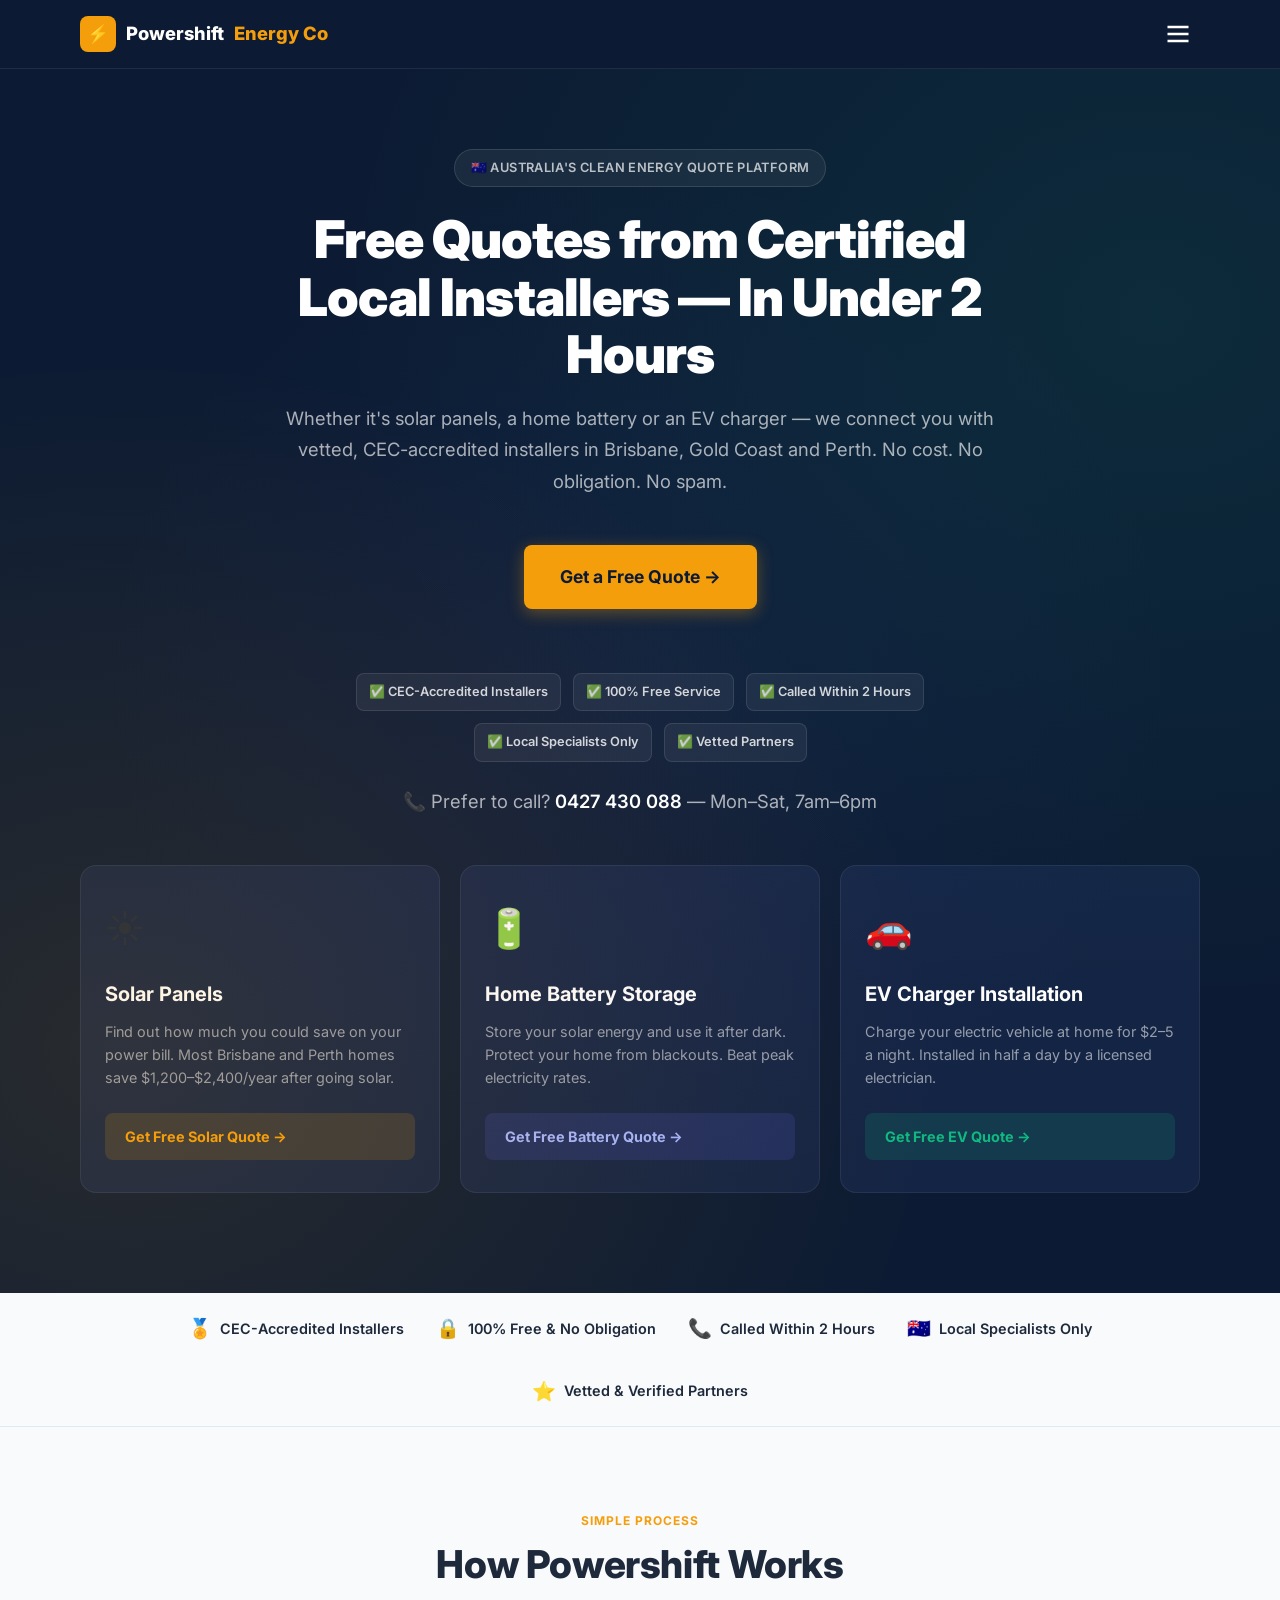
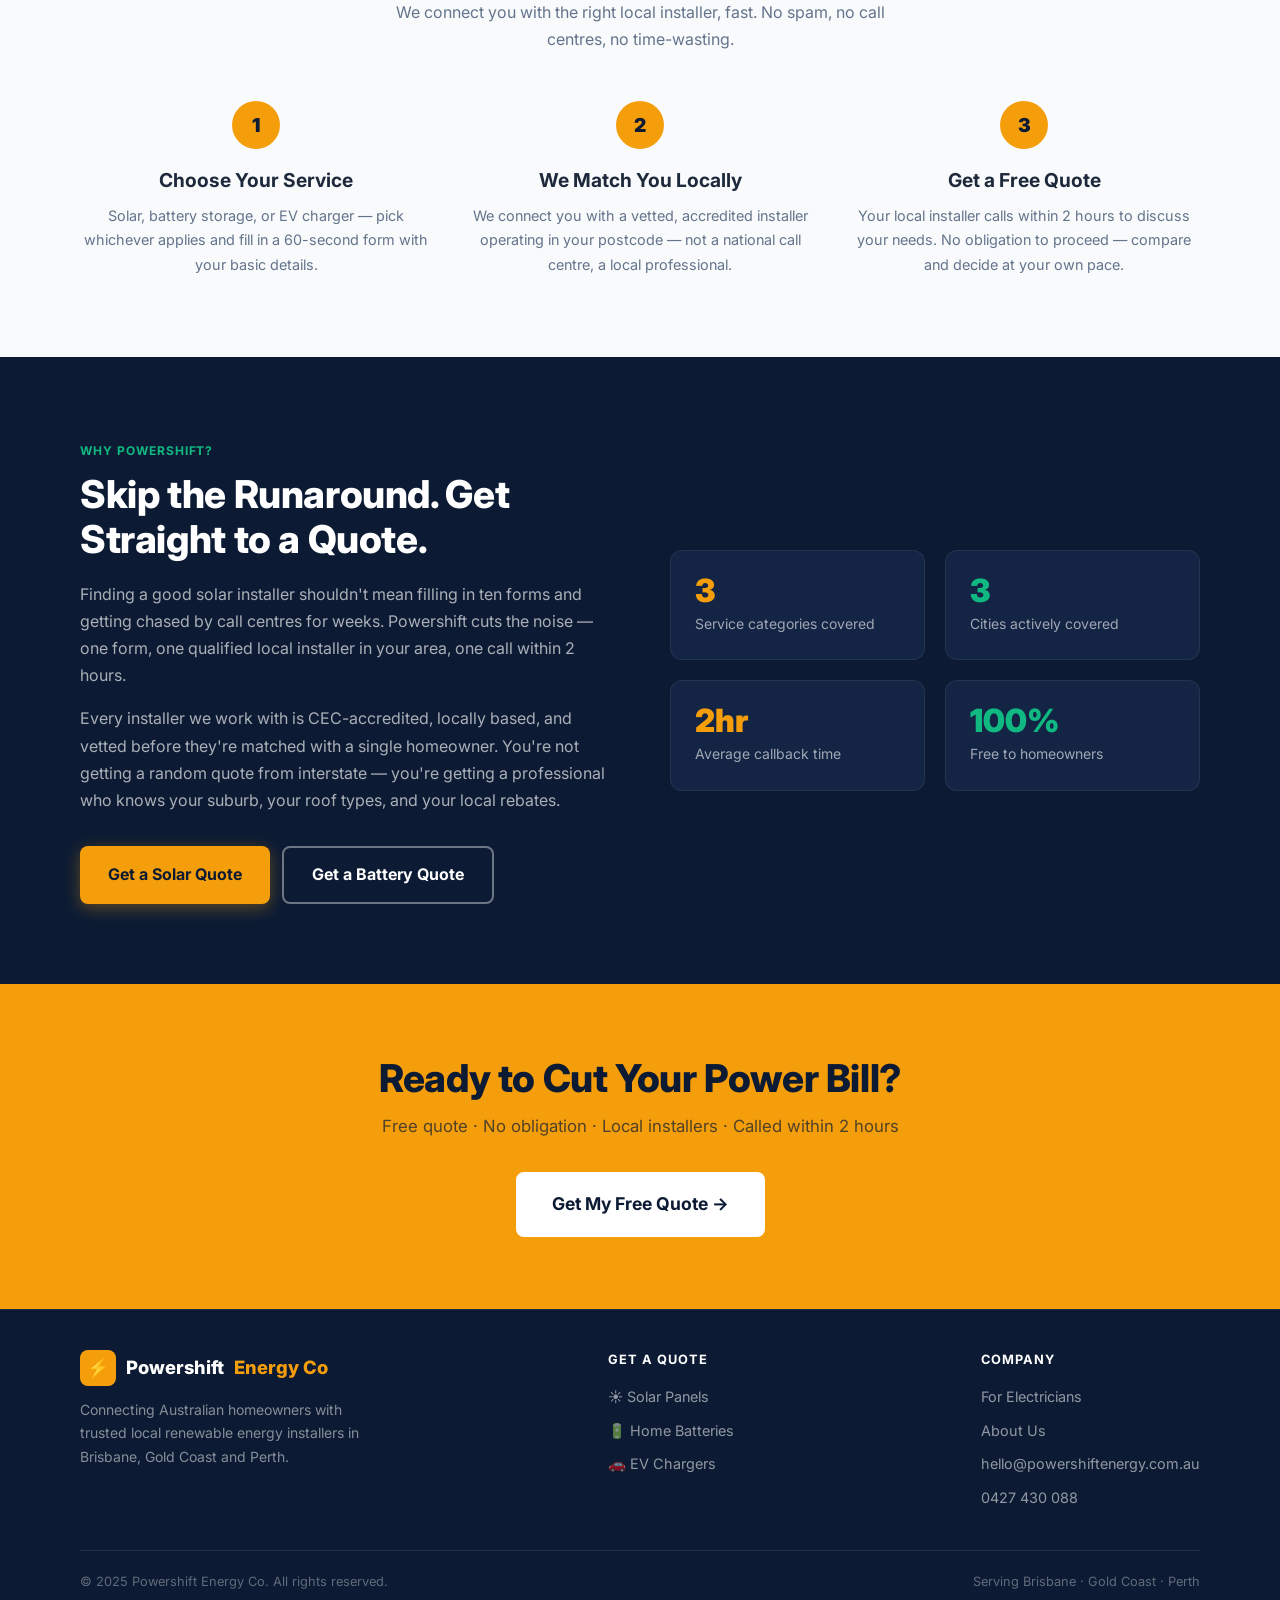
<file: index.html>
<!DOCTYPE html>
<html lang="en-AU">
<head>
  <meta charset="UTF-8">
  <meta name="viewport" content="width=device-width, initial-scale=1.0">
  <title>Powershift Energy Co | Solar, Battery & EV Charger Quotes — Brisbane, Gold Coast & Perth</title>
  <meta name="description" content="Get free, no-obligation quotes for solar panels, home batteries, and EV charger installation from vetted local installers in Brisbane, Gold Coast and Perth.">
  <link rel="stylesheet" href="css/style.css">
  <link rel="icon" href="data:image/svg+xml,<svg xmlns='http://www.w3.org/2000/svg' viewBox='0 0 100 100'><text y='.9em' font-size='90'>⚡</text></svg>">
  <style>
    .hub-hero {
      background: var(--navy);
      padding: 80px 0 100px;
      position: relative;
      overflow: hidden;
    }
    .hub-hero::before {
      content: '';
      position: absolute;
      inset: 0;
      background:
        radial-gradient(ellipse at 10% 80%, rgba(245,158,11,0.12) 0%, transparent 50%),
        radial-gradient(ellipse at 90% 20%, rgba(16,185,129,0.10) 0%, transparent 50%),
        radial-gradient(ellipse at 50% 50%, rgba(99,102,241,0.06) 0%, transparent 60%);
      pointer-events: none;
    }
    .hub-hero-inner {
      position: relative;
      z-index: 1;
      text-align: center;
      max-width: 720px;
      margin: 0 auto;
    }
    .hub-hero h1 { color: var(--white); margin-bottom: 20px; }
    .hub-hero p  { color: rgba(255,255,255,0.65); font-size: 1.15rem; margin-bottom: 48px; }

    .hub-badge {
      display: inline-flex;
      align-items: center;
      gap: 8px;
      background: rgba(255,255,255,0.06);
      border: 1px solid rgba(255,255,255,0.12);
      color: rgba(255,255,255,0.7);
      font-size: 0.8rem;
      font-weight: 600;
      padding: 8px 16px;
      border-radius: 100px;
      margin-bottom: 24px;
      letter-spacing: 0.03em;
      text-transform: uppercase;
    }

    .hub-services {
      display: grid;
      grid-template-columns: repeat(3, 1fr);
      gap: 20px;
      margin-top: 0;
    }
    .hub-card {
      display: flex;
      flex-direction: column;
      background: var(--navy-mid);
      border-radius: 16px;
      padding: 32px 24px;
      text-decoration: none;
      border: 1.5px solid rgba(255,255,255,0.07);
      transition: transform 0.2s, border-color 0.2s, box-shadow 0.2s;
      text-align: left;
    }
    .hub-card:hover { transform: translateY(-4px); box-shadow: 0 16px 48px rgba(0,0,0,0.3); }
    .hub-card-solar:hover   { border-color: rgba(245,158,11,0.4); }
    .hub-card-battery:hover { border-color: rgba(99,102,241,0.4); }
    .hub-card-ev:hover      { border-color: rgba(16,185,129,0.4); }

    .hub-card-emoji { font-size: 2.4rem; margin-bottom: 18px; }
    .hub-card h3 { color: var(--white); font-size: 1.25rem; margin-bottom: 10px; }
    .hub-card p  { color: rgba(255,255,255,0.55); font-size: 0.9rem; flex: 1; margin-bottom: 24px; line-height: 1.6; }
    .hub-card-link {
      display: inline-flex;
      align-items: center;
      gap: 6px;
      font-size: 0.9rem;
      font-weight: 700;
      padding: 12px 20px;
      border-radius: 8px;
      transition: opacity 0.15s;
    }
    .hub-card-link:hover { opacity: 0.85; }
    .hub-card-solar   .hub-card-link { background: rgba(245,158,11,0.15); color: var(--amber); }
    .hub-card-battery .hub-card-link { background: rgba(99,102,241,0.15); color: #a5b4fc; }
    .hub-card-ev      .hub-card-link { background: rgba(16,185,129,0.15); color: var(--green); }

    .how-grid {
      display: grid;
      grid-template-columns: repeat(3, 1fr);
      gap: 32px;
      margin-top: 48px;
    }
    .how-item { text-align: center; }
    .how-num {
      width: 48px;
      height: 48px;
      border-radius: 50%;
      background: var(--amber);
      color: var(--navy);
      font-weight: 900;
      font-size: 1.2rem;
      display: flex;
      align-items: center;
      justify-content: center;
      margin: 0 auto 16px;
    }
    .how-item h3 { margin-bottom: 8px; }
    .how-item p  { color: var(--text-muted); font-size: 0.9rem; }

    .why-grid {
      display: grid;
      grid-template-columns: 1fr 1fr;
      gap: 60px;
      align-items: center;
    }

    .stat-grid {
      display: grid;
      grid-template-columns: 1fr 1fr;
      gap: 20px;
    }
    .stat-box {
      background: var(--navy-mid);
      border-radius: 12px;
      padding: 24px;
      border: 1.5px solid rgba(255,255,255,0.07);
    }
    .stat-num {
      font-size: 2rem;
      font-weight: 900;
      margin-bottom: 6px;
    }
    .stat-label {
      font-size: 0.875rem;
      color: rgba(255,255,255,0.6);
    }

    @media (max-width: 900px) {
      .hub-services { grid-template-columns: 1fr; }
      .how-grid     { grid-template-columns: 1fr; gap: 24px; }
      .why-grid     { grid-template-columns: 1fr; }
    }

    .hub-cta-buttons {
      display: flex;
      flex-direction: column;
      gap: 12px;
      margin-bottom: 32px;
    }
    @media (min-width: 768px) {
      .hub-cta-buttons {
        flex-direction: row;
        justify-content: center;
      }
    }
    .hub-trust-badges {
      display: grid;
      grid-template-columns: 1fr 1fr;
      gap: 10px;
      max-width: 400px;
      margin: 0 auto 24px;
    }
    @media (min-width: 768px) {
      .hub-trust-badges {
        display: flex;
        flex-wrap: wrap;
        justify-content: center;
        gap: 12px;
        max-width: 100%;
      }
    }
    .hub-trust-item {
      background: rgba(255,255,255,0.06);
      border: 1px solid rgba(255,255,255,0.1);
      border-radius: 8px;
      padding: 8px 12px;
      color: rgba(255,255,255,0.8);
      font-size: 0.8rem;
      font-weight: 600;
      text-align: center;
    }
    .hub-call {
      font-size: 0.875rem;
      color: rgba(255,255,255,0.6);
      margin-top: 8px;
    }
    .hub-call a {
      color: #ffffff;
      font-weight: 600;
      text-decoration: none;
    }
  </style>
</head>
<body>

  <!-- Nav -->
  <nav class="site-nav">
    <div class="container nav-inner">
      <a href="index.html" class="nav-logo">
        <div class="logo-icon">⚡</div>
        Powershift <span>Energy Co</span>
      </a>
      <button class="nav-hamburger" id="navHamburger" aria-label="Menu" aria-expanded="false">
        <svg width="28" height="28" viewBox="0 0 24 24" fill="none" stroke="white" stroke-width="2"><path d="M3 6h18M3 12h18M3 18h18"/></svg>
      </button>
    </div>
    <div class="nav-dropdown" id="navDropdown">
      <a href="solar.html">☀️ Solar Panels</a>
      <a href="battery.html">🔋 Home Batteries</a>
      <a href="ev-charger.html">🚗 EV Chargers</a>
      <a href="electricians.html">👷 For Installers</a>
      <a href="index.html#about">ℹ️ About Us</a>
      <a href="tel:0427430088">📞 0427 430 088</a>
    </div>
  </nav>

  <!-- Hero -->
  <section class="hub-hero">
    <div class="container">
      <div class="hub-hero-inner">
        <div class="hub-badge">🇦🇺 Australia's Clean Energy Quote Platform</div>
        <h1>Free Quotes from Certified Local Installers — In Under 2 Hours</h1>
        <p>Whether it's solar panels, a home battery or an EV charger — we connect you with vetted, CEC-accredited installers in Brisbane, Gold Coast and Perth. No cost. No obligation. No spam.</p>
        <a href="#services" class="btn btn-amber btn-lg" style="margin-bottom: 32px;">Get a Free Quote →</a>
        <div class="hub-trust-badges" style="margin-top: 32px;">
          <div class="hub-trust-item">✅ CEC-Accredited Installers</div>
          <div class="hub-trust-item">✅ 100% Free Service</div>
          <div class="hub-trust-item">✅ Called Within 2 Hours</div>
          <div class="hub-trust-item">✅ Local Specialists Only</div>
          <div class="hub-trust-item">✅ Vetted Partners</div>
        </div>
        <p class="hub-call">📞 Prefer to call? <a href="tel:0427430088">0427 430 088</a> — Mon–Sat, 7am–6pm</p>
      </div>

      <div class="hub-services" id="services">

        <a href="solar.html" class="hub-card hub-card-solar">
          <div class="hub-card-emoji">☀️</div>
          <h3>Solar Panels</h3>
          <p>Find out how much you could save on your power bill. Most Brisbane and Perth homes save $1,200–$2,400/year after going solar.</p>
          <span class="hub-card-link">Get Free Solar Quote →</span>
        </a>

        <a href="battery.html" class="hub-card hub-card-battery">
          <div class="hub-card-emoji">🔋</div>
          <h3>Home Battery Storage</h3>
          <p>Store your solar energy and use it after dark. Protect your home from blackouts. Beat peak electricity rates.</p>
          <span class="hub-card-link">Get Free Battery Quote →</span>
        </a>

        <a href="ev-charger.html" class="hub-card hub-card-ev">
          <div class="hub-card-emoji">🚗</div>
          <h3>EV Charger Installation</h3>
          <p>Charge your electric vehicle at home for $2–5 a night. Installed in half a day by a licensed electrician.</p>
          <span class="hub-card-link">Get Free EV Quote →</span>
        </a>

      </div>
    </div>
  </section>

  <!-- Trust Bar -->
  <div class="trust-bar">
    <div class="container trust-bar-inner">
      <div class="trust-bar-item"><span class="icon">🏅</span> CEC-Accredited Installers</div>
      <div class="trust-bar-item"><span class="icon">🔒</span> 100% Free &amp; No Obligation</div>
      <div class="trust-bar-item"><span class="icon">📞</span> Called Within 2 Hours</div>
      <div class="trust-bar-item"><span class="icon">🇦🇺</span> Local Specialists Only</div>
      <div class="trust-bar-item"><span class="icon">⭐</span> Vetted &amp; Verified Partners</div>
    </div>
  </div>

  <!-- How It Works -->
  <section class="section section-off">
    <div class="container">
      <div class="text-center">
        <span class="section-tag">Simple Process</span>
        <h2>How Powershift Works</h2>
        <p style="color:var(--text-muted);max-width:520px;margin:12px auto 0;">We connect you with the right local installer, fast. No spam, no call centres, no time-wasting.</p>
      </div>

      <div class="how-grid">
        <div class="how-item">
          <div class="how-num">1</div>
          <h3>Choose Your Service</h3>
          <p>Solar, battery storage, or EV charger — pick whichever applies and fill in a 60-second form with your basic details.</p>
        </div>
        <div class="how-item">
          <div class="how-num">2</div>
          <h3>We Match You Locally</h3>
          <p>We connect you with a vetted, accredited installer operating in your postcode — not a national call centre, a local professional.</p>
        </div>
        <div class="how-item">
          <div class="how-num">3</div>
          <h3>Get a Free Quote</h3>
          <p>Your local installer calls within 2 hours to discuss your needs. No obligation to proceed — compare and decide at your own pace.</p>
        </div>
      </div>
    </div>
  </section>

  <!-- Why Powershift -->
  <section class="section section-dark" id="about">
    <div class="container">
      <div class="why-grid">
        <div>
          <span class="section-tag" style="color:var(--green);border-color:rgba(16,185,129,0.3);">Why Powershift?</span>
          <h2 class="text-white" style="margin-bottom:20px;">Skip the Runaround. Get Straight to a Quote.</h2>
          <p style="color:rgba(255,255,255,0.65);margin-bottom:16px;">
            Finding a good solar installer shouldn't mean filling in ten forms and getting chased by call centres for weeks. Powershift cuts the noise — one form, one qualified local installer in your area, one call within 2 hours.
          </p>
          <p style="color:rgba(255,255,255,0.65);margin-bottom:32px;">
            Every installer we work with is CEC-accredited, locally based, and vetted before they're matched with a single homeowner. You're not getting a random quote from interstate — you're getting a professional who knows your suburb, your roof types, and your local rebates.
          </p>
          <div style="display:flex;gap:12px;flex-wrap:wrap;">
            <a href="solar.html" class="btn btn-amber">Get a Solar Quote</a>
            <a href="battery.html" class="btn btn-outline">Get a Battery Quote</a>
          </div>
        </div>
        <div class="stat-grid">
          <div class="stat-box">
            <div class="stat-num" style="color:var(--amber);">3</div>
            <div class="stat-label">Service categories covered</div>
          </div>
          <div class="stat-box">
            <div class="stat-num" style="color:var(--green);">3</div>
            <div class="stat-label">Cities actively covered</div>
          </div>
          <div class="stat-box">
            <div class="stat-num" style="color:var(--amber);">2hr</div>
            <div class="stat-label">Average callback time</div>
          </div>
          <div class="stat-box">
            <div class="stat-num" style="color:var(--green);">100%</div>
            <div class="stat-label">Free to homeowners</div>
          </div>
        </div>
      </div>
    </div>
  </section>

  <!-- CTA Banner -->
  <section class="cta-section">
    <div class="container text-center">
      <h2>Ready to Cut Your Power Bill?</h2>
      <p>Free quote · No obligation · Local installers · Called within 2 hours</p>
      <a href="#services" class="btn btn-white btn-lg">Get My Free Quote →</a>
    </div>
  </section>

  <!-- Footer -->
  <footer class="site-footer">
    <div class="container">
      <div class="footer-inner">
        <div class="footer-brand">
          <a href="index.html" class="nav-logo">
            <div class="logo-icon">⚡</div>
            Powershift <span>Energy Co</span>
          </a>
          <p>Connecting Australian homeowners with trusted local renewable energy installers in Brisbane, Gold Coast and Perth.</p>
        </div>
        <div class="footer-links">
          <h4>Get a Quote</h4>
          <ul>
            <li><a href="solar.html">☀️ Solar Panels</a></li>
            <li><a href="battery.html">🔋 Home Batteries</a></li>
            <li><a href="ev-charger.html">🚗 EV Chargers</a></li>
          </ul>
        </div>
        <div class="footer-links">
          <h4>Company</h4>
          <ul>
            <li><a href="electricians.html">For Electricians</a></li>
            <li><a href="index.html">About Us</a></li>
            <li><a href="mailto:hello@powershiftenergy.com.au">hello@powershiftenergy.com.au</a></li>
            <li><a href="tel:0427430088">0427 430 088</a></li>
          </ul>
        </div>
      </div>
      <div class="footer-bottom">
        <p>© 2025 Powershift Energy Co. All rights reserved.</p>
        <p class="footer-areas">Serving Brisbane · Gold Coast · Perth</p>
      </div>
    </div>
  </footer>

  <script src="js/form.js"></script>
</body>
</html>
</file>
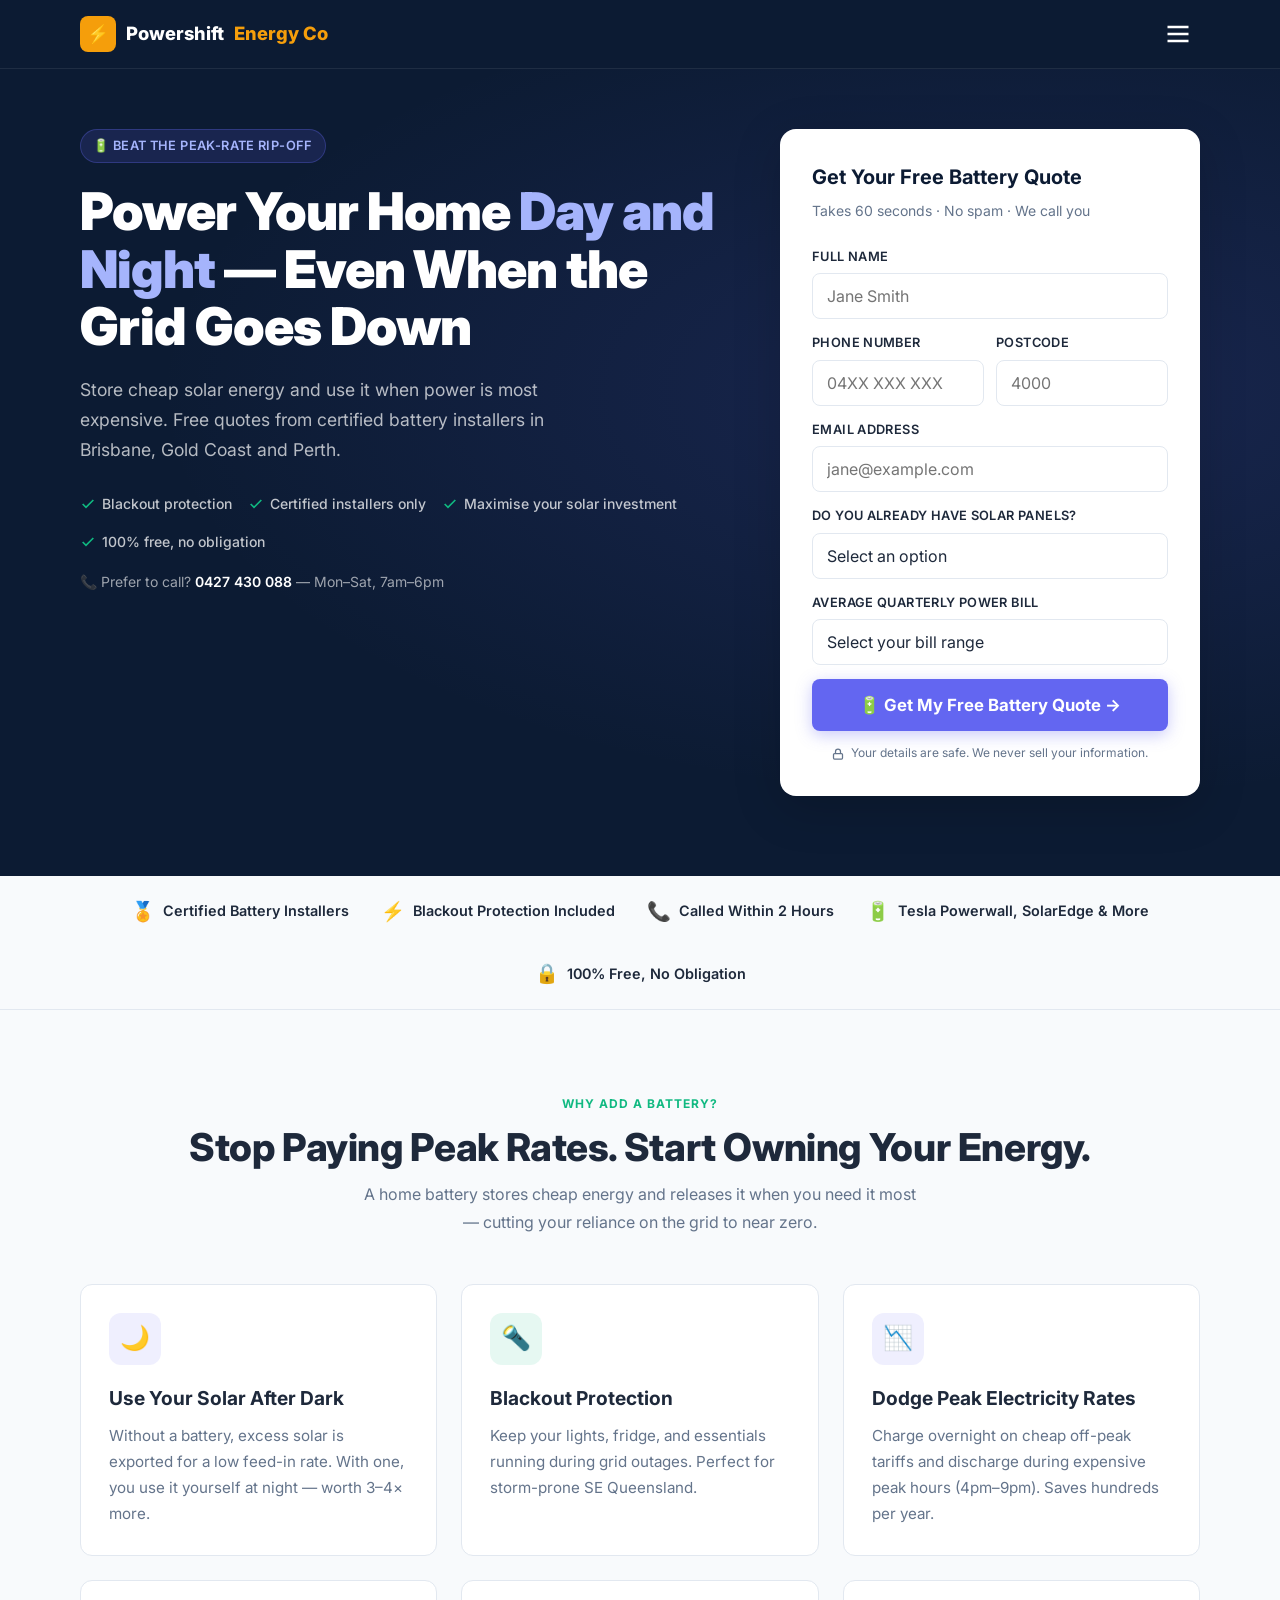
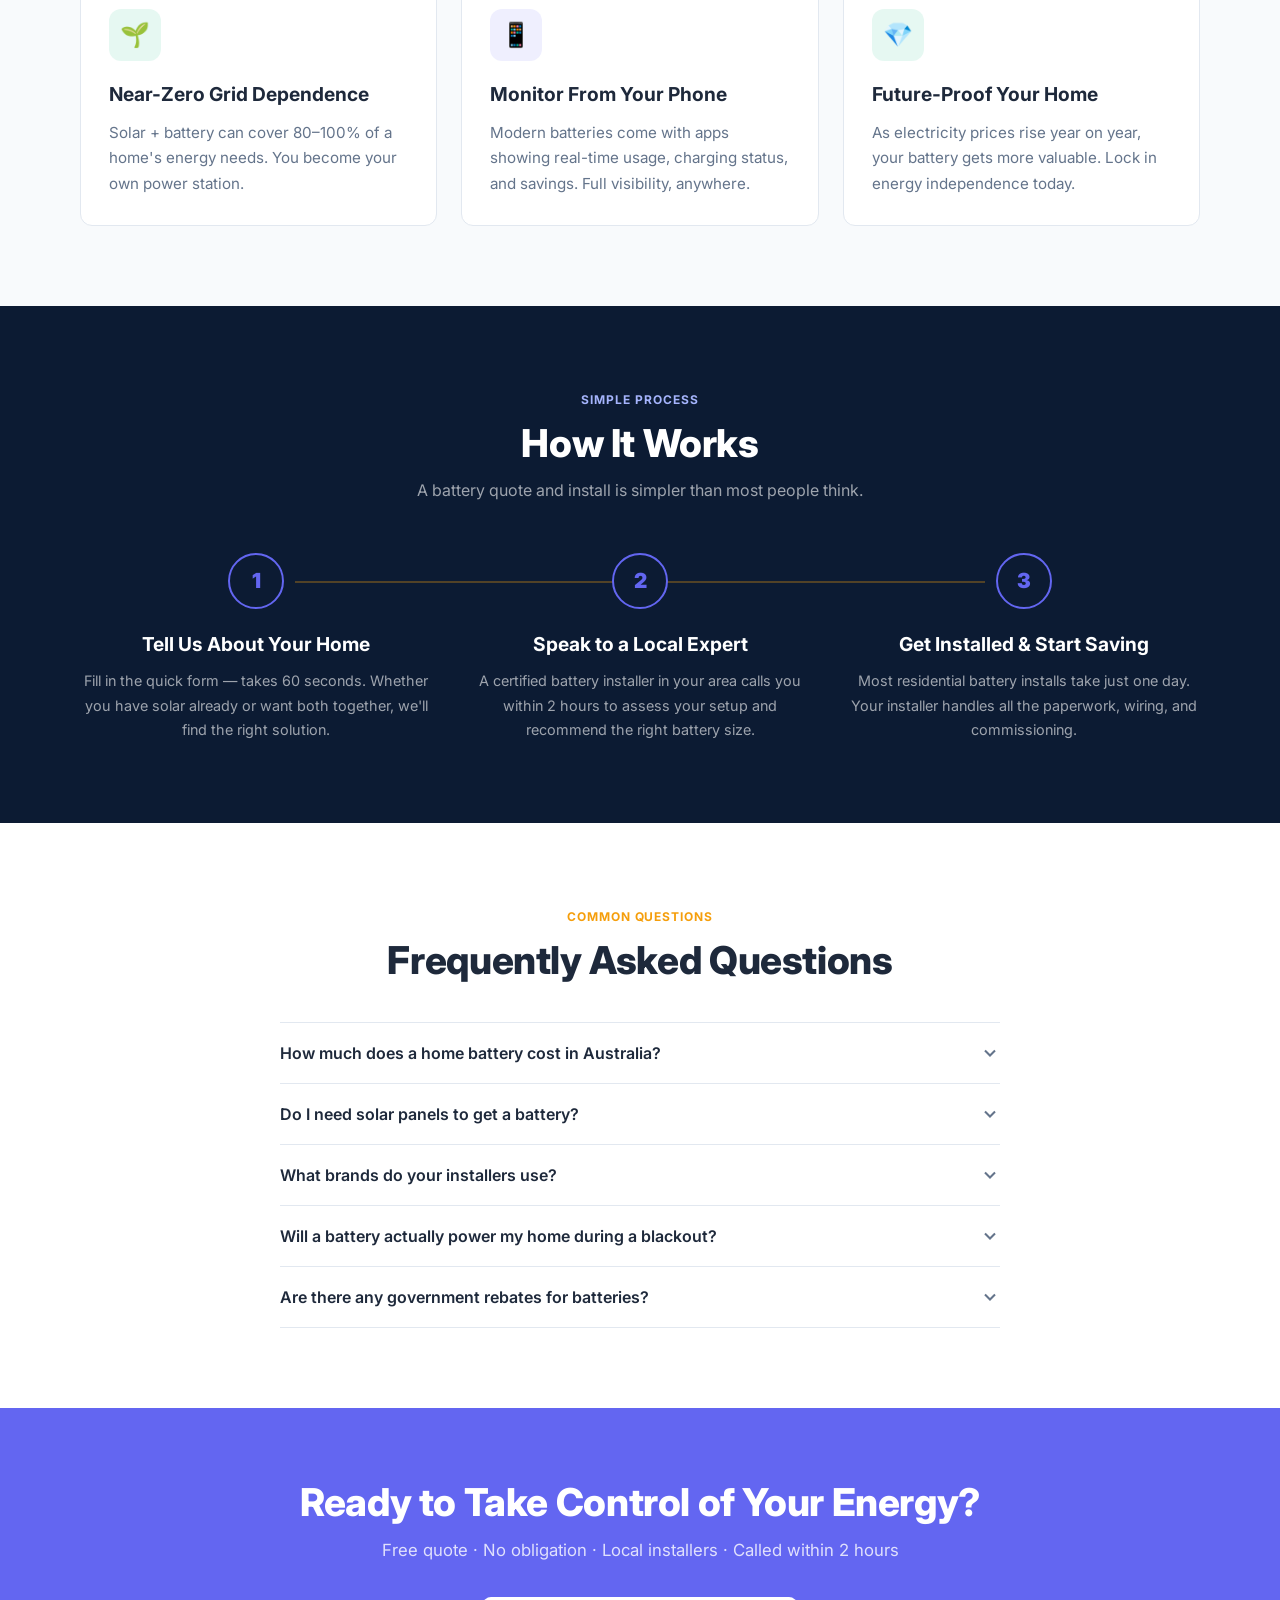
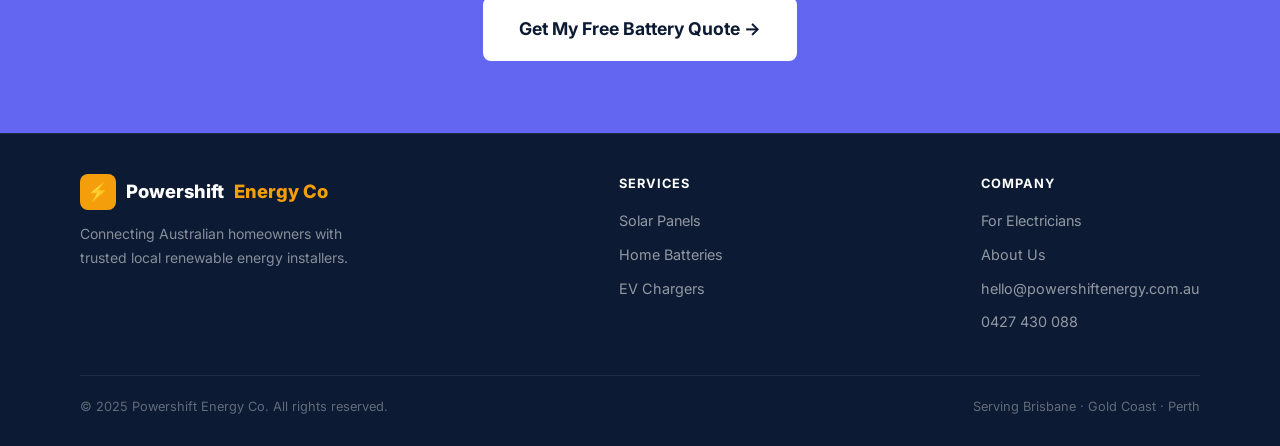
<file: battery.html>
<!DOCTYPE html>
<html lang="en-AU">
<head>
  <meta charset="UTF-8">
  <meta name="viewport" content="width=device-width, initial-scale=1.0">
  <title>Free Home Battery Quote | Powershift Energy Co — Brisbane, Gold Coast & Perth</title>
  <meta name="description" content="Power your home day and night. Free, no-obligation home battery storage quotes from certified installers in Brisbane, Gold Coast and Perth.">
  <link rel="stylesheet" href="css/style.css">
  <link rel="icon" href="data:image/svg+xml,<svg xmlns='http://www.w3.org/2000/svg' viewBox='0 0 100 100'><text y='.9em' font-size='90'>⚡</text></svg>">
</head>
<body>

  <!-- Nav -->
  <nav class="site-nav">
    <div class="container nav-inner">
      <a href="index.html" class="nav-logo">
        <div class="logo-icon">⚡</div>
        Powershift <span>Energy Co</span>
      </a>
      <button class="nav-hamburger" id="navHamburger" aria-label="Menu" aria-expanded="false">
        <svg width="28" height="28" viewBox="0 0 24 24" fill="none" stroke="white" stroke-width="2"><path d="M3 6h18M3 12h18M3 18h18"/></svg>
      </button>
    </div>
    <div class="nav-dropdown" id="navDropdown">
      <a href="solar.html">☀️ Solar Panels</a>
      <a href="battery.html">🔋 Home Batteries</a>
      <a href="ev-charger.html">🚗 EV Chargers</a>
      <a href="electricians.html">👷 For Installers</a>
      <a href="index.html#about">ℹ️ About Us</a>
      <a href="tel:0427430088">📞 0427 430 088</a>
    </div>
  </nav>

  <!-- Hero -->
  <section class="hero hero-battery" id="get-quote">
    <div class="container hero-grid">

      <div class="hero-copy">
        <div class="hero-badge indigo-badge">🔋 Beat the Peak-Rate Rip-Off</div>
        <h1>Power Your Home <em class="indigo">Day and Night</em> — Even When the Grid Goes Down</h1>
        <p class="hero-sub">
          Store cheap solar energy and use it when power is most expensive. Free quotes from certified battery installers in Brisbane, Gold Coast and Perth.
        </p>
        <div class="hero-trust">
          <div class="trust-item">
            <svg width="16" height="16" viewBox="0 0 24 24" fill="none" stroke="currentColor" stroke-width="2.5"><polyline points="20 6 9 17 4 12"/></svg>
            Blackout protection
          </div>
          <div class="trust-item">
            <svg width="16" height="16" viewBox="0 0 24 24" fill="none" stroke="currentColor" stroke-width="2.5"><polyline points="20 6 9 17 4 12"/></svg>
            Certified installers only
          </div>
          <div class="trust-item">
            <svg width="16" height="16" viewBox="0 0 24 24" fill="none" stroke="currentColor" stroke-width="2.5"><polyline points="20 6 9 17 4 12"/></svg>
            Maximise your solar investment
          </div>
          <div class="trust-item">
            <svg width="16" height="16" viewBox="0 0 24 24" fill="none" stroke="currentColor" stroke-width="2.5"><polyline points="20 6 9 17 4 12"/></svg>
            100% free, no obligation
          </div>
        </div>
        <p class="hero-call">📞 Prefer to call? <a href="tel:0427430088">0427 430 088</a> — Mon–Sat, 7am–6pm</p>
      </div>

      <div class="form-card">
        <h3>Get Your Free Battery Quote</h3>
        <p class="form-sub">Takes 60 seconds · No spam · We call you</p>

        <form class="lead-form" action="https://formspree.io/f/xvzdpgje" method="POST" novalidate>
          <input type="hidden" name="service" value="Home Battery">
          <input type="hidden" name="page" value="battery.html">

          <div class="form-group focus-indigo">
            <label for="name">Full Name</label>
            <input type="text" id="name" name="name" placeholder="Jane Smith" required autocomplete="name">
          </div>

          <div class="form-group form-row">
            <div class="form-field">
              <label for="phone">Phone Number</label>
              <input type="tel" id="phone" name="phone" placeholder="04XX XXX XXX" required autocomplete="tel">
            </div>
            <div class="form-field">
              <label for="postcode">Postcode</label>
              <input type="text" id="postcode" name="postcode" placeholder="4000" required maxlength="4" inputmode="numeric">
            </div>
          </div>

          <div class="form-group focus-indigo">
            <label for="email">Email Address</label>
            <input type="email" id="email" name="email" placeholder="jane@example.com" required autocomplete="email">
          </div>

          <div class="form-group focus-indigo">
            <label for="has-solar">Do you already have solar panels?</label>
            <select id="has-solar" name="has_solar" required>
              <option value="" disabled selected>Select an option</option>
              <option value="Yes — existing solar">Yes — I have existing solar</option>
              <option value="No — getting solar too">No — I'd like solar + battery together</option>
              <option value="No — grid only">No — grid-connected battery only</option>
            </select>
          </div>

          <div class="form-group focus-indigo">
            <label for="bill">Average Quarterly Power Bill</label>
            <select id="bill" name="bill" required>
              <option value="" disabled selected>Select your bill range</option>
              <option value="Under $300">Under $300</option>
              <option value="$300–$500">$300–$500</option>
              <option value="$500–$800">$500–$800</option>
              <option value="$800–$1,200">$800–$1,200</option>
              <option value="Over $1,200">Over $1,200</option>
            </select>
          </div>

          <button type="submit" class="submit-btn btn-submit-indigo">
            🔋 Get My Free Battery Quote →
          </button>
        </form>
        <p class="form-privacy">
          <svg width="12" height="12" viewBox="0 0 24 24" fill="none" stroke="currentColor" stroke-width="2.5"><rect x="3" y="11" width="18" height="11" rx="2" ry="2"/><path d="M7 11V7a5 5 0 0110 0v4"/></svg>
          Your details are safe. We never sell your information.
        </p>
      </div>

    </div>
  </section>

  <!-- Trust Bar -->
  <div class="trust-bar">
    <div class="container trust-bar-inner">
      <div class="trust-bar-item"><span class="icon">🏅</span> Certified Battery Installers</div>
      <div class="trust-bar-item"><span class="icon">⚡</span> Blackout Protection Included</div>
      <div class="trust-bar-item"><span class="icon">📞</span> Called Within 2 Hours</div>
      <div class="trust-bar-item"><span class="icon">🔋</span> Tesla Powerwall, SolarEdge & More</div>
      <div class="trust-bar-item"><span class="icon">🔒</span> 100% Free, No Obligation</div>
    </div>
  </div>

  <!-- Benefits -->
  <section class="section section-off">
    <div class="container">
      <div class="text-center">
        <span class="section-tag green">Why Add a Battery?</span>
        <h2>Stop Paying Peak Rates. Start Owning Your Energy.</h2>
        <p style="color:var(--text-muted);max-width:560px;margin:12px auto 0;">A home battery stores cheap energy and releases it when you need it most — cutting your reliance on the grid to near zero.</p>
      </div>

      <div class="cards-grid">
        <div class="card">
          <div class="card-icon icon-indigo">🌙</div>
          <h3>Use Your Solar After Dark</h3>
          <p>Without a battery, excess solar is exported for a low feed-in rate. With one, you use it yourself at night — worth 3–4× more.</p>
        </div>
        <div class="card">
          <div class="card-icon icon-green">🔦</div>
          <h3>Blackout Protection</h3>
          <p>Keep your lights, fridge, and essentials running during grid outages. Perfect for storm-prone SE Queensland.</p>
        </div>
        <div class="card">
          <div class="card-icon icon-indigo">📉</div>
          <h3>Dodge Peak Electricity Rates</h3>
          <p>Charge overnight on cheap off-peak tariffs and discharge during expensive peak hours (4pm–9pm). Saves hundreds per year.</p>
        </div>
        <div class="card">
          <div class="card-icon icon-green">🌱</div>
          <h3>Near-Zero Grid Dependence</h3>
          <p>Solar + battery can cover 80–100% of a home's energy needs. You become your own power station.</p>
        </div>
        <div class="card">
          <div class="card-icon icon-indigo">📱</div>
          <h3>Monitor From Your Phone</h3>
          <p>Modern batteries come with apps showing real-time usage, charging status, and savings. Full visibility, anywhere.</p>
        </div>
        <div class="card">
          <div class="card-icon icon-green">💎</div>
          <h3>Future-Proof Your Home</h3>
          <p>As electricity prices rise year on year, your battery gets more valuable. Lock in energy independence today.</p>
        </div>
      </div>
    </div>
  </section>

  <!-- How It Works -->
  <section class="section section-dark">
    <div class="container">
      <div class="text-center">
        <span class="section-tag indigo">Simple Process</span>
        <h2 class="text-white">How It Works</h2>
        <p style="color:rgba(255,255,255,0.6);max-width:480px;margin:12px auto 0;">A battery quote and install is simpler than most people think.</p>
      </div>

      <div class="steps-grid">
        <div class="step">
          <div class="step-num indigo">1</div>
          <h3>Tell Us About Your Home</h3>
          <p>Fill in the quick form — takes 60 seconds. Whether you have solar already or want both together, we'll find the right solution.</p>
        </div>
        <div class="step">
          <div class="step-num indigo">2</div>
          <h3>Speak to a Local Expert</h3>
          <p>A certified battery installer in your area calls you within 2 hours to assess your setup and recommend the right battery size.</p>
        </div>
        <div class="step">
          <div class="step-num indigo">3</div>
          <h3>Get Installed & Start Saving</h3>
          <p>Most residential battery installs take just one day. Your installer handles all the paperwork, wiring, and commissioning.</p>
        </div>
      </div>
    </div>
  </section>

  <!-- FAQ -->
  <section class="section">
    <div class="container">
      <div class="text-center">
        <span class="section-tag">Common Questions</span>
        <h2>Frequently Asked Questions</h2>
      </div>

      <div class="faq-list">

        <div class="faq-item">
          <button class="faq-question">
            How much does a home battery cost in Australia?
            <svg width="20" height="20" viewBox="0 0 24 24" fill="none" stroke="currentColor" stroke-width="2.5"><polyline points="6 9 12 15 18 9"/></svg>
          </button>
          <div class="faq-answer">
            <div class="faq-answer-inner">
              A quality 10kWh battery system (like the Tesla Powerwall 2 or SolarEdge Energy Bank) typically costs $12,000–$16,000 installed. Smaller 5kWh systems start around $8,000. The right size depends on your daily usage. State subsidies in QLD and VIC can reduce this significantly.
            </div>
          </div>
        </div>

        <div class="faq-item">
          <button class="faq-question">
            Do I need solar panels to get a battery?
            <svg width="20" height="20" viewBox="0 0 24 24" fill="none" stroke="currentColor" stroke-width="2.5"><polyline points="6 9 12 15 18 9"/></svg>
          </button>
          <div class="faq-answer">
            <div class="faq-answer-inner">
              No — you can install a grid-connected battery that charges overnight on cheap off-peak rates and discharges during expensive peak hours. That said, the economics are much better with solar. If you're interested in both, we can bundle them for a better deal.
            </div>
          </div>
        </div>

        <div class="faq-item">
          <button class="faq-question">
            What brands do your installers use?
            <svg width="20" height="20" viewBox="0 0 24 24" fill="none" stroke="currentColor" stroke-width="2.5"><polyline points="6 9 12 15 18 9"/></svg>
          </button>
          <div class="faq-answer">
            <div class="faq-answer-inner">
              Our installers work with leading brands including Tesla Powerwall, SolarEdge Energy Bank, Sungrow SBR, Alpha-ESS, and BYD. They'll recommend the best fit for your existing solar setup (if any), budget, and usage profile.
            </div>
          </div>
        </div>

        <div class="faq-item">
          <button class="faq-question">
            Will a battery actually power my home during a blackout?
            <svg width="20" height="20" viewBox="0 0 24 24" fill="none" stroke="currentColor" stroke-width="2.5"><polyline points="6 9 12 15 18 9"/></svg>
          </button>
          <div class="faq-answer">
            <div class="faq-answer-inner">
              Yes — batteries with backup capability (like the Powerwall) automatically switch to backup mode when the grid goes down. A fully charged 13.5kWh Powerwall can power an average home for 24+ hours. Most homes run essentials (lights, fridge, phone charging) for 2–3 days.
            </div>
          </div>
        </div>

        <div class="faq-item">
          <button class="faq-question">
            Are there any government rebates for batteries?
            <svg width="20" height="20" viewBox="0 0 24 24" fill="none" stroke="currentColor" stroke-width="2.5"><polyline points="6 9 12 15 18 9"/></svg>
          </button>
          <div class="faq-answer">
            <div class="faq-answer-inner">
              Queensland's interest-free loan scheme (Household Battery Program) offers up to $4,000 for eligible households. Western Australia has recently introduced incentives as part of their energy storage push. Your installer will confirm current eligibility based on your location and setup.
            </div>
          </div>
        </div>

      </div>
    </div>
  </section>

  <!-- CTA -->
  <section class="cta-section indigo-cta">
    <div class="container">
      <h2>Ready to Take Control of Your Energy?</h2>
      <p>Free quote · No obligation · Local installers · Called within 2 hours</p>
      <a href="#get-quote" class="btn btn-white btn-lg">Get My Free Battery Quote →</a>
    </div>
  </section>

  <!-- Footer -->
  <footer class="site-footer">
    <div class="container">
      <div class="footer-inner">
        <div class="footer-brand">
          <a href="index.html" class="nav-logo">
            <div class="logo-icon">⚡</div>
            Powershift <span>Energy Co</span>
          </a>
          <p>Connecting Australian homeowners with trusted local renewable energy installers.</p>
        </div>
        <div class="footer-links">
          <h4>Services</h4>
          <ul>
            <li><a href="solar.html">Solar Panels</a></li>
            <li><a href="battery.html">Home Batteries</a></li>
            <li><a href="ev-charger.html">EV Chargers</a></li>
          </ul>
        </div>
        <div class="footer-links">
          <h4>Company</h4>
          <ul>
            <li><a href="electricians.html">For Electricians</a></li>
            <li><a href="index.html">About Us</a></li>
            <li><a href="mailto:hello@powershiftenergy.com.au">hello@powershiftenergy.com.au</a></li>
            <li><a href="tel:0427430088">0427 430 088</a></li>
          </ul>
        </div>
      </div>
      <div class="footer-bottom">
        <p>© 2025 Powershift Energy Co. All rights reserved.</p>
        <p class="footer-areas">Serving Brisbane · Gold Coast · Perth</p>
      </div>
    </div>
  </footer>

  <script src="js/form.js"></script>
</body>
</html>
</file>
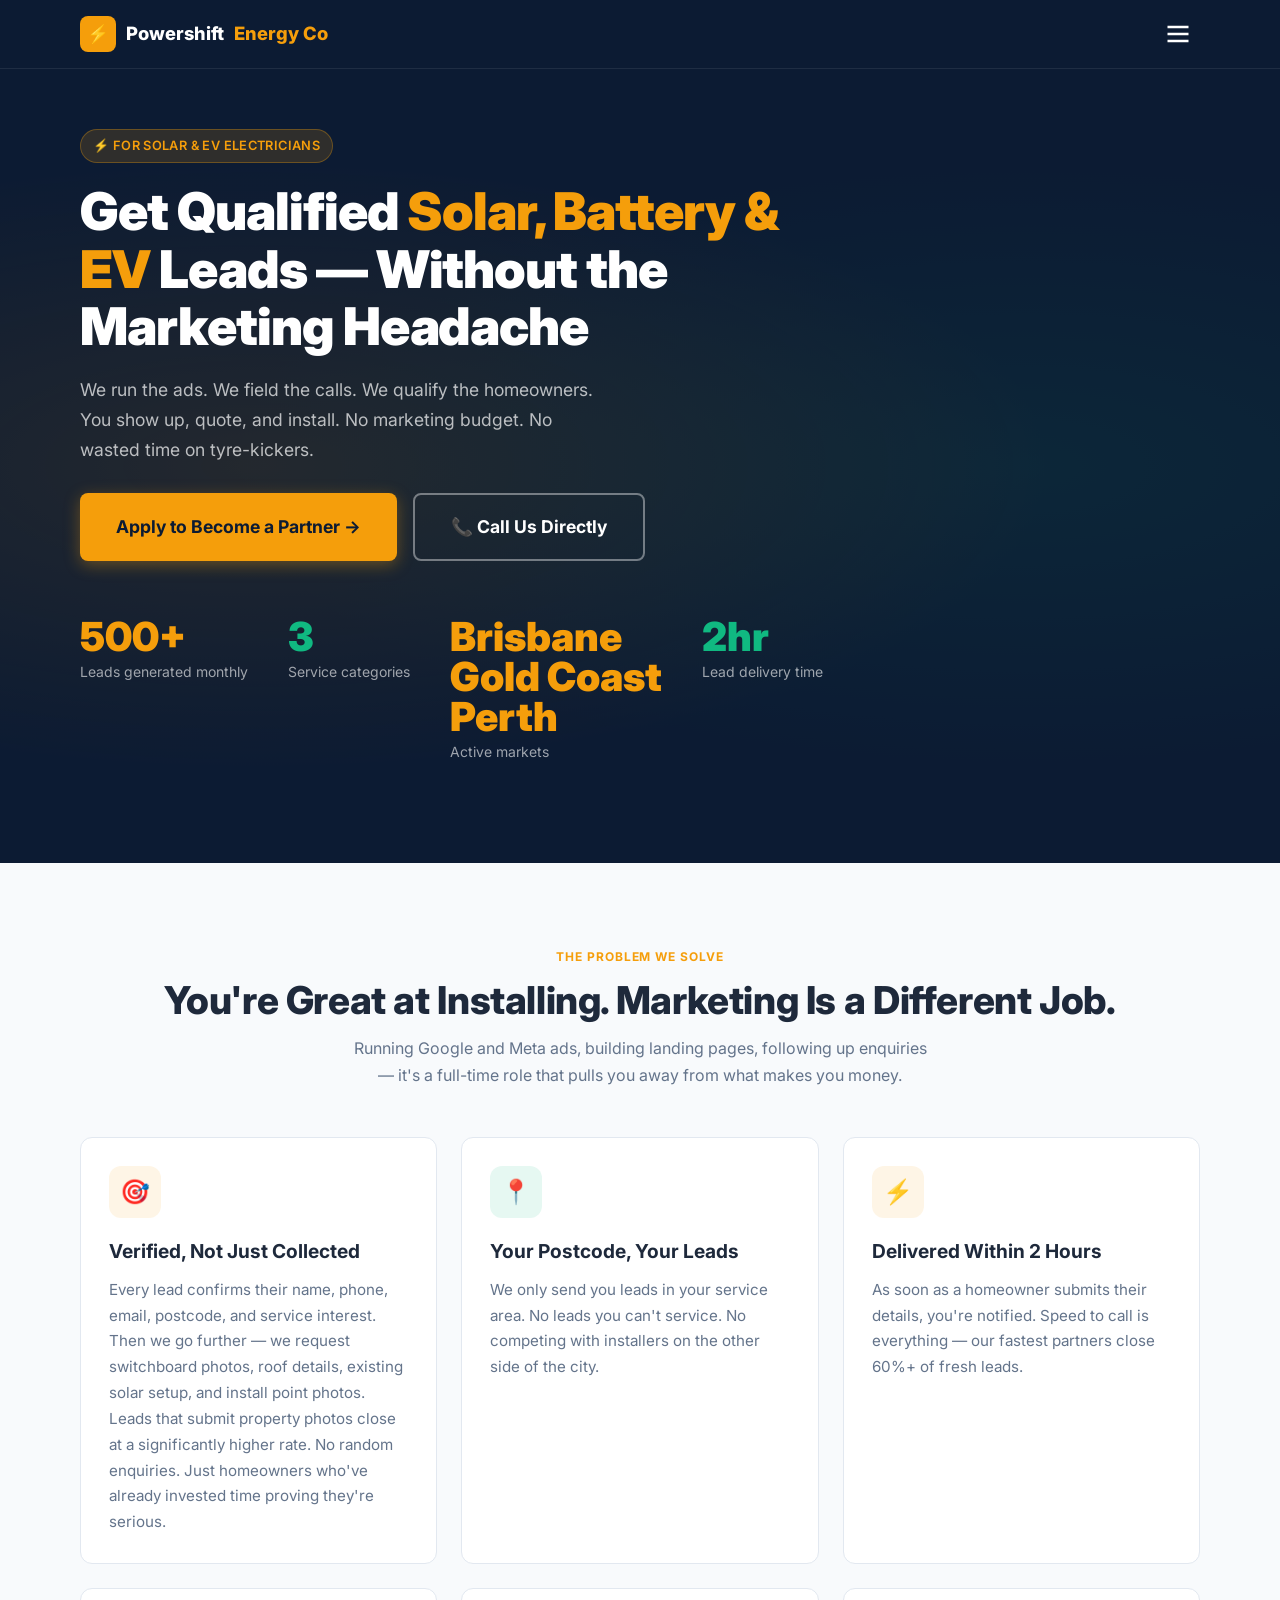
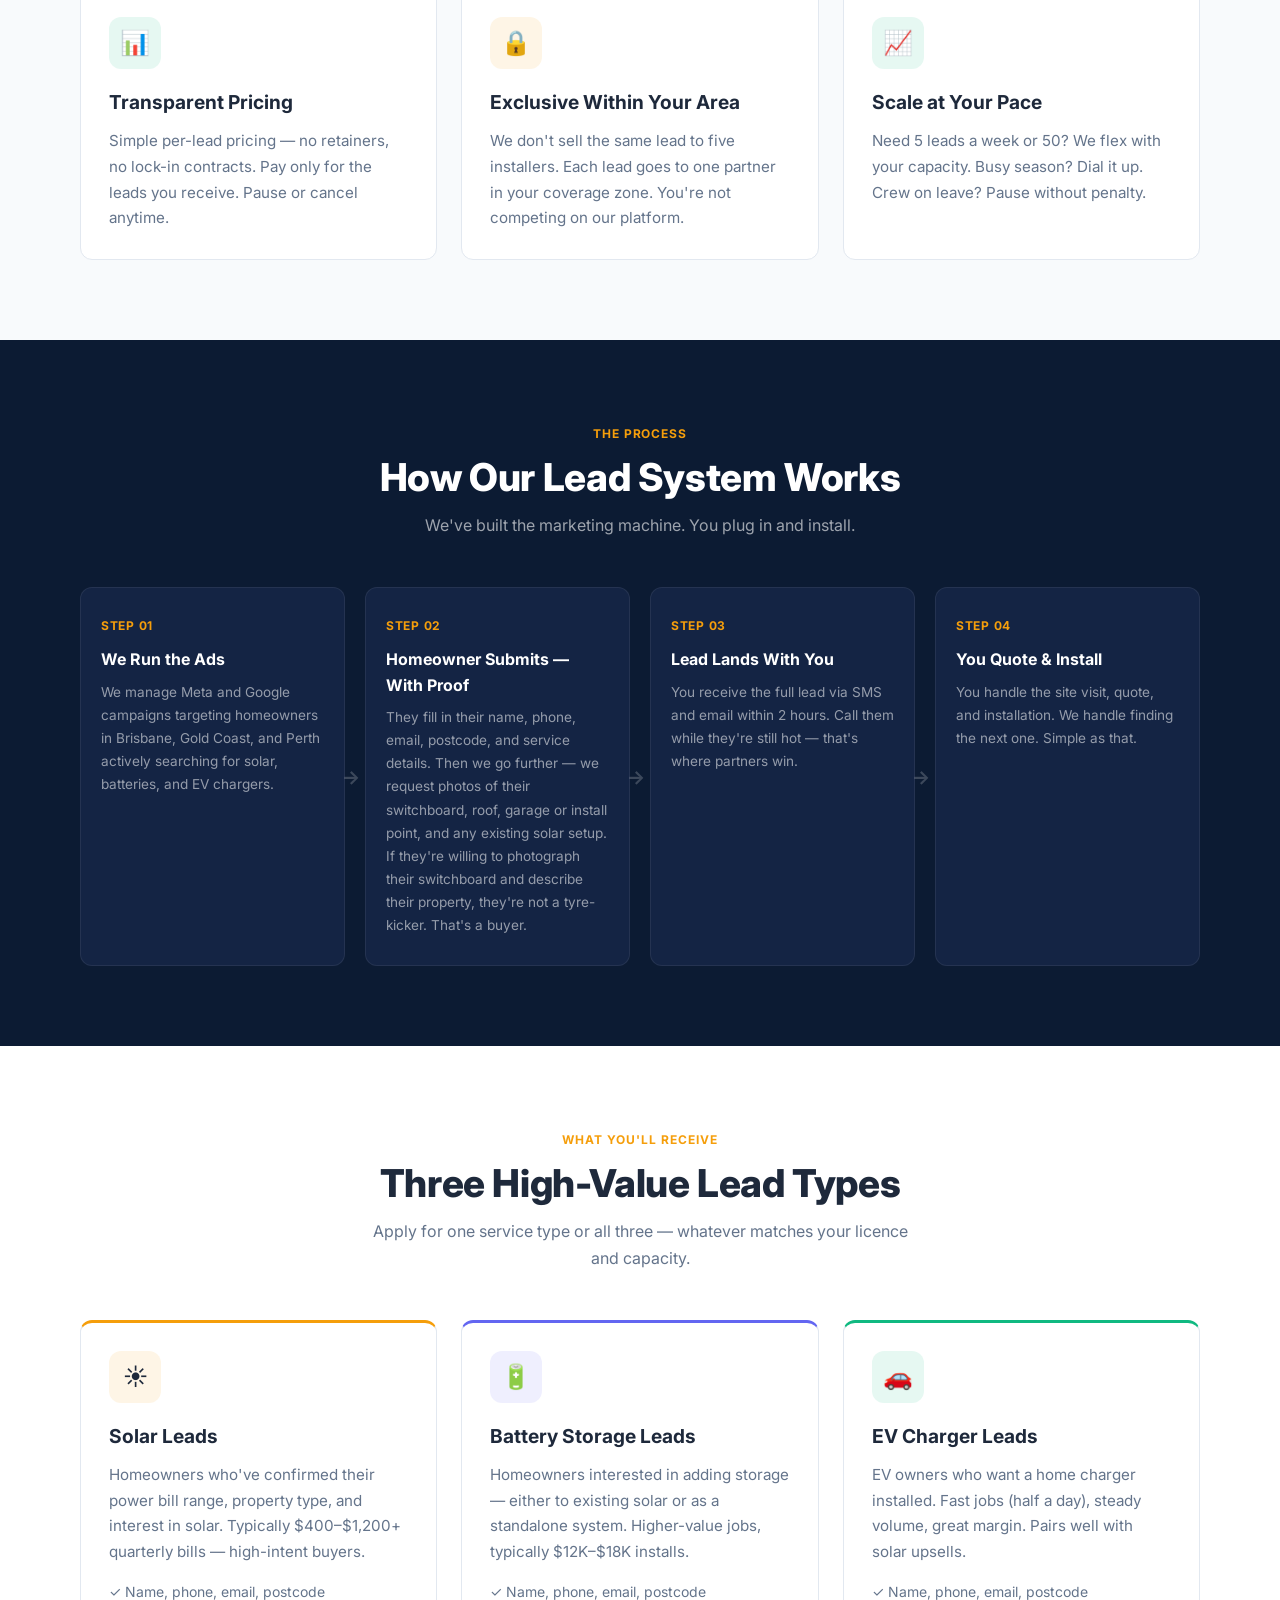
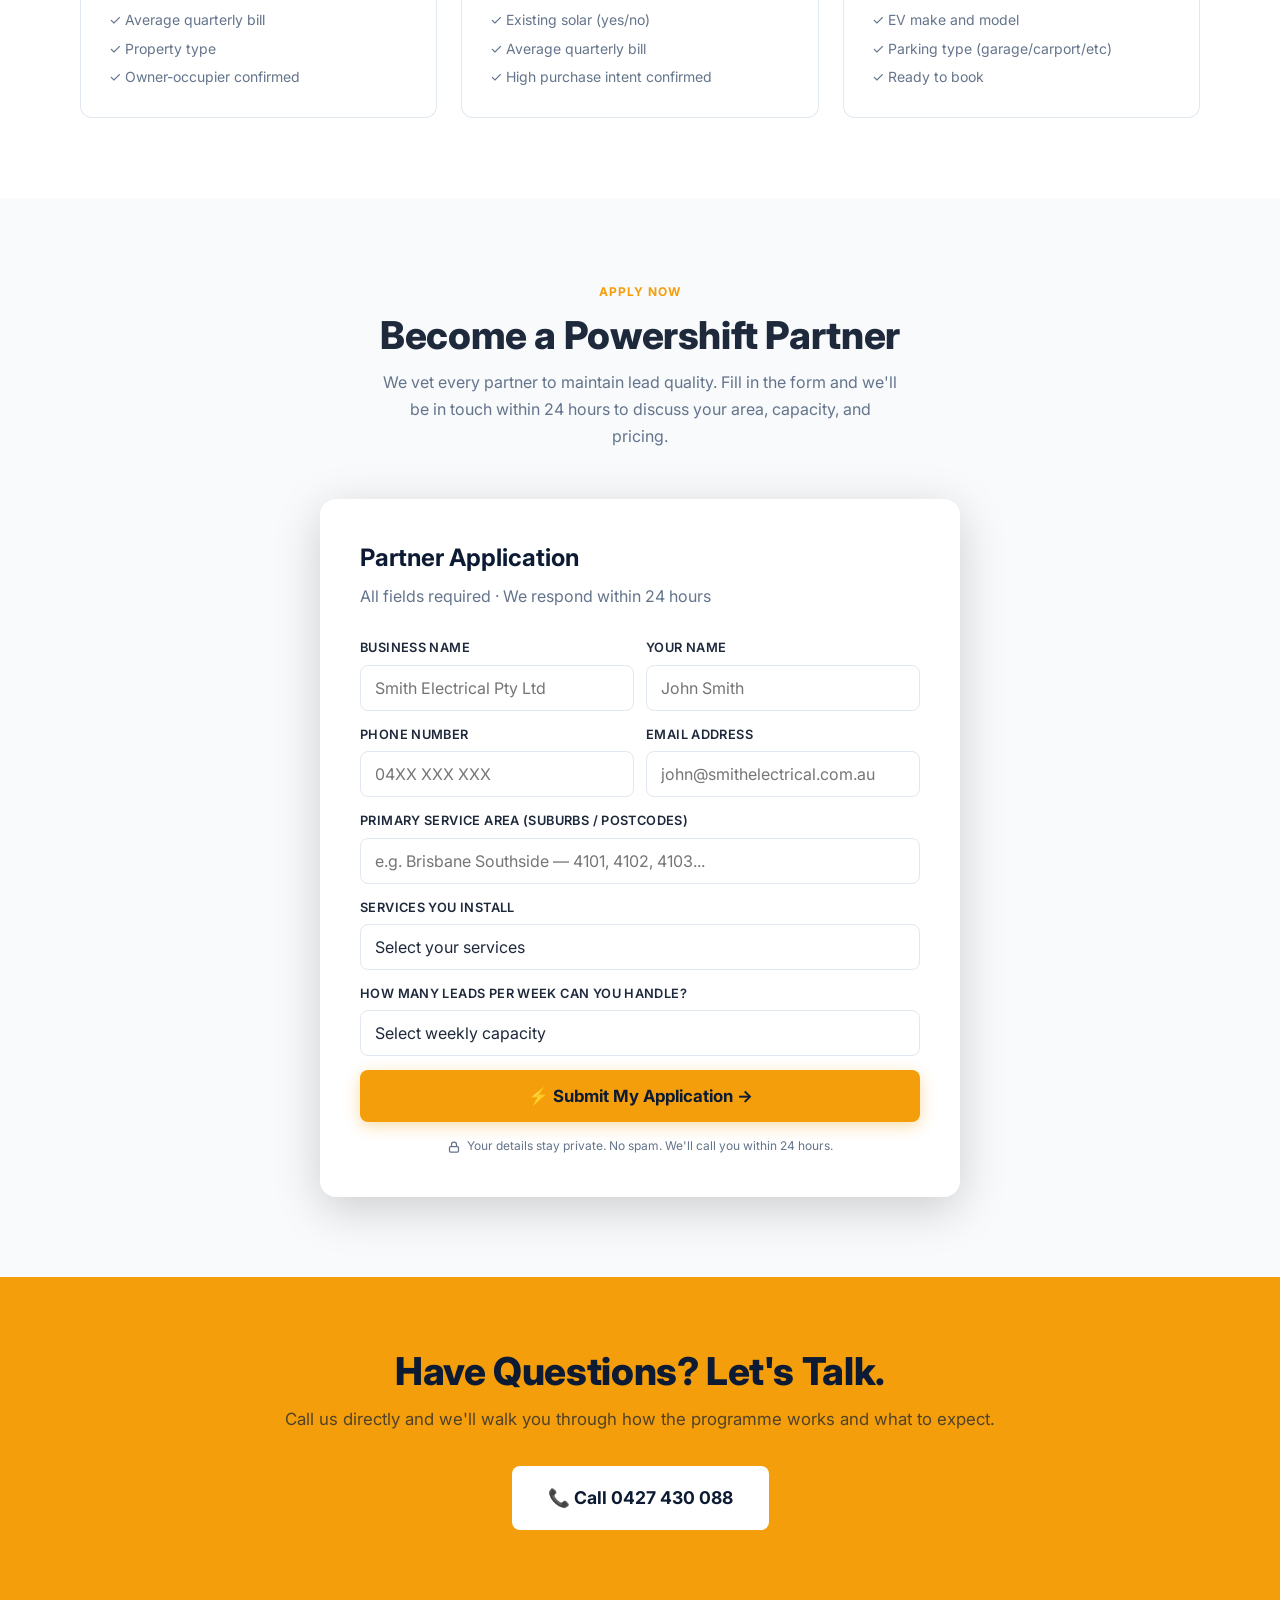
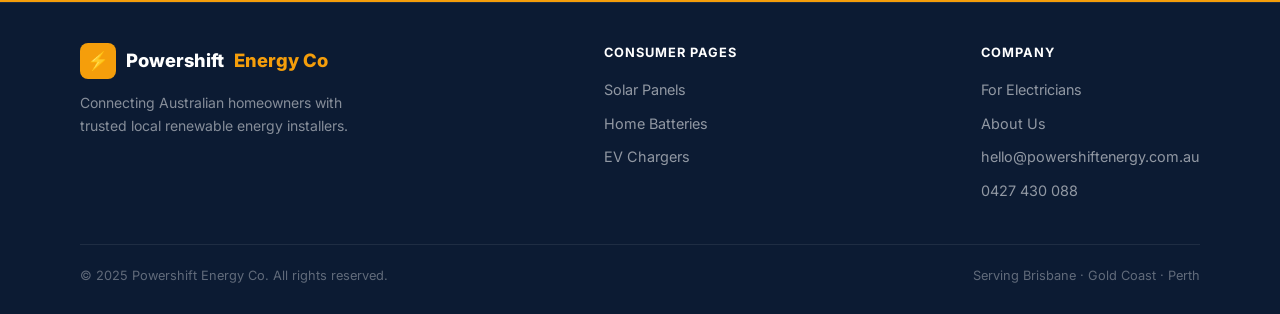
<file: electricians.html>
<!DOCTYPE html>
<html lang="en-AU">
<head>
  <meta charset="UTF-8">
  <meta name="viewport" content="width=device-width, initial-scale=1.0">
  <title>Partner With Us | Powershift Energy Co — Solar & EV Leads for Electricians</title>
  <meta name="description" content="Get qualified solar, home battery and EV charger leads delivered to your business in Brisbane, Gold Coast and Perth. No marketing spend required.">
  <link rel="stylesheet" href="css/style.css">
  <link rel="icon" href="data:image/svg+xml,<svg xmlns='http://www.w3.org/2000/svg' viewBox='0 0 100 100'><text y='.9em' font-size='90'>⚡</text></svg>">
</head>
<body>

  <!-- Nav -->
  <nav class="site-nav">
    <div class="container nav-inner">
      <a href="index.html" class="nav-logo">
        <div class="logo-icon">⚡</div>
        Powershift <span>Energy Co</span>
      </a>
      <button class="nav-hamburger" id="navHamburger" aria-label="Menu" aria-expanded="false">
        <svg width="28" height="28" viewBox="0 0 24 24" fill="none" stroke="white" stroke-width="2"><path d="M3 6h18M3 12h18M3 18h18"/></svg>
      </button>
    </div>
    <div class="nav-dropdown" id="navDropdown">
      <a href="solar.html">☀️ Solar Panels</a>
      <a href="battery.html">🔋 Home Batteries</a>
      <a href="ev-charger.html">🚗 EV Chargers</a>
      <a href="index.html">🏠 Home</a>
      <a href="index.html#about">ℹ️ About Us</a>
      <a href="tel:0427430088">📞 0427 430 088</a>
    </div>
  </nav>

  <!-- Hero -->
  <section class="hero hero-b2b" style="padding-bottom: 100px;">
    <div class="container" style="position:relative;z-index:1;">
      <div style="max-width: 700px; margin-bottom: 56px;">
        <div class="hero-badge">⚡ For Solar & EV Electricians</div>
        <h1 class="text-white">Get Qualified <em>Solar, Battery & EV</em> Leads — Without the Marketing Headache</h1>
        <p class="hero-sub">
          We run the ads. We field the calls. We qualify the homeowners. You show up, quote, and install. No marketing budget. No wasted time on tyre-kickers.
        </p>
        <div style="display:flex;gap:16px;flex-wrap:wrap;">
          <a href="#partner-form" class="btn btn-amber btn-lg">Apply to Become a Partner →</a>
          <a href="tel:0427430088" class="btn btn-outline btn-lg">📞 Call Us Directly</a>
        </div>
      </div>

      <!-- Stats -->
      <div class="stat-strip">
        <div class="stat-item">
          <div class="stat-num">500+</div>
          <div class="stat-label">Leads generated monthly</div>
        </div>
        <div class="stat-item">
          <div class="stat-num green">3</div>
          <div class="stat-label">Service categories</div>
        </div>
        <div class="stat-item">
          <div class="stat-num">Brisbane<br>Gold Coast<br>Perth</div>
          <div class="stat-label" style="margin-top:4px;">Active markets</div>
        </div>
        <div class="stat-item">
          <div class="stat-num green">2hr</div>
          <div class="stat-label">Lead delivery time</div>
        </div>
      </div>
    </div>
  </section>

  <!-- Why Partner -->
  <section class="section section-off">
    <div class="container">
      <div class="text-center">
        <span class="section-tag">The Problem We Solve</span>
        <h2>You're Great at Installing. Marketing Is a Different Job.</h2>
        <p style="color:var(--text-muted);max-width:580px;margin:12px auto 0;">Running Google and Meta ads, building landing pages, following up enquiries — it's a full-time role that pulls you away from what makes you money.</p>
      </div>

      <div class="cards-grid" style="margin-top:48px;">
        <div class="card">
          <div class="card-icon icon-amber">🎯</div>
          <h3>Verified, Not Just Collected</h3>
          <p>Every lead confirms their name, phone, email, postcode, and service interest. Then we go further — we request switchboard photos, roof details, existing solar setup, and install point photos. Leads that submit property photos close at a significantly higher rate. No random enquiries. Just homeowners who've already invested time proving they're serious.</p>
        </div>
        <div class="card">
          <div class="card-icon icon-green">📍</div>
          <h3>Your Postcode, Your Leads</h3>
          <p>We only send you leads in your service area. No leads you can't service. No competing with installers on the other side of the city.</p>
        </div>
        <div class="card">
          <div class="card-icon icon-amber">⚡</div>
          <h3>Delivered Within 2 Hours</h3>
          <p>As soon as a homeowner submits their details, you're notified. Speed to call is everything — our fastest partners close 60%+ of fresh leads.</p>
        </div>
        <div class="card">
          <div class="card-icon icon-green">📊</div>
          <h3>Transparent Pricing</h3>
          <p>Simple per-lead pricing — no retainers, no lock-in contracts. Pay only for the leads you receive. Pause or cancel anytime.</p>
        </div>
        <div class="card">
          <div class="card-icon icon-amber">🔒</div>
          <h3>Exclusive Within Your Area</h3>
          <p>We don't sell the same lead to five installers. Each lead goes to one partner in your coverage zone. You're not competing on our platform.</p>
        </div>
        <div class="card">
          <div class="card-icon icon-green">📈</div>
          <h3>Scale at Your Pace</h3>
          <p>Need 5 leads a week or 50? We flex with your capacity. Busy season? Dial it up. Crew on leave? Pause without penalty.</p>
        </div>
      </div>
    </div>
  </section>

  <!-- How It Works -->
  <section class="section section-dark">
    <div class="container">
      <div class="text-center">
        <span class="section-tag">The Process</span>
        <h2 class="text-white">How Our Lead System Works</h2>
        <p style="color:rgba(255,255,255,0.6);max-width:520px;margin:12px auto 0;">We've built the marketing machine. You plug in and install.</p>
      </div>

      <div class="process-grid">
        <div class="process-step">
          <div class="process-num">Step 01</div>
          <h4>We Run the Ads</h4>
          <p>We manage Meta and Google campaigns targeting homeowners in Brisbane, Gold Coast, and Perth actively searching for solar, batteries, and EV chargers.</p>
        </div>
        <div class="process-step">
          <div class="process-num">Step 02</div>
          <h4>Homeowner Submits — With Proof</h4>
          <p>They fill in their name, phone, email, postcode, and service details. Then we go further — we request photos of their switchboard, roof, garage or install point, and any existing solar setup. If they're willing to photograph their switchboard and describe their property, they're not a tyre-kicker. That's a buyer.</p>
        </div>
        <div class="process-step">
          <div class="process-num">Step 03</div>
          <h4>Lead Lands With You</h4>
          <p>You receive the full lead via SMS and email within 2 hours. Call them while they're still hot — that's where partners win.</p>
        </div>
        <div class="process-step">
          <div class="process-num">Step 04</div>
          <h4>You Quote & Install</h4>
          <p>You handle the site visit, quote, and installation. We handle finding the next one. Simple as that.</p>
        </div>
      </div>
    </div>
  </section>

  <!-- Lead Types -->
  <section class="section">
    <div class="container">
      <div class="text-center">
        <span class="section-tag">What You'll Receive</span>
        <h2>Three High-Value Lead Types</h2>
        <p style="color:var(--text-muted);max-width:560px;margin:12px auto 0;">Apply for one service type or all three — whatever matches your licence and capacity.</p>
      </div>

      <div class="cards-grid" style="margin-top:48px;">
        <div class="card" style="border-top: 3px solid var(--amber);">
          <div class="card-icon icon-amber">☀️</div>
          <h3>Solar Leads</h3>
          <p style="margin-bottom:16px;">Homeowners who've confirmed their power bill range, property type, and interest in solar. Typically $400–$1,200+ quarterly bills — high-intent buyers.</p>
          <ul style="color:var(--text-muted);font-size:0.875rem;display:flex;flex-direction:column;gap:6px;">
            <li>✓ Name, phone, email, postcode</li>
            <li>✓ Average quarterly bill</li>
            <li>✓ Property type</li>
            <li>✓ Owner-occupier confirmed</li>
          </ul>
        </div>
        <div class="card" style="border-top: 3px solid var(--indigo);">
          <div class="card-icon icon-indigo">🔋</div>
          <h3>Battery Storage Leads</h3>
          <p style="margin-bottom:16px;">Homeowners interested in adding storage — either to existing solar or as a standalone system. Higher-value jobs, typically $12K–$18K installs.</p>
          <ul style="color:var(--text-muted);font-size:0.875rem;display:flex;flex-direction:column;gap:6px;">
            <li>✓ Name, phone, email, postcode</li>
            <li>✓ Existing solar (yes/no)</li>
            <li>✓ Average quarterly bill</li>
            <li>✓ High purchase intent confirmed</li>
          </ul>
        </div>
        <div class="card" style="border-top: 3px solid var(--green);">
          <div class="card-icon icon-green">🚗</div>
          <h3>EV Charger Leads</h3>
          <p style="margin-bottom:16px;">EV owners who want a home charger installed. Fast jobs (half a day), steady volume, great margin. Pairs well with solar upsells.</p>
          <ul style="color:var(--text-muted);font-size:0.875rem;display:flex;flex-direction:column;gap:6px;">
            <li>✓ Name, phone, email, postcode</li>
            <li>✓ EV make and model</li>
            <li>✓ Parking type (garage/carport/etc)</li>
            <li>✓ Ready to book</li>
          </ul>
        </div>
      </div>
    </div>
  </section>

  <!-- Partner Form -->
  <section class="section section-off" id="partner-form">
    <div class="container">
      <div class="text-center" style="margin-bottom:48px;">
        <span class="section-tag">Apply Now</span>
        <h2>Become a Powershift Partner</h2>
        <p style="color:var(--text-muted);max-width:520px;margin:12px auto 0;">We vet every partner to maintain lead quality. Fill in the form and we'll be in touch within 24 hours to discuss your area, capacity, and pricing.</p>
      </div>

      <div class="partner-form-card">
        <h3>Partner Application</h3>
        <p class="form-sub">All fields required · We respond within 24 hours</p>

        <form class="lead-form" action="https://formspree.io/f/mjgjbkny" method="POST" novalidate>
          <input type="hidden" name="type" value="Electrician Partner Application">

          <div class="form-group form-row">
            <div class="form-field">
              <label for="business">Business Name</label>
              <input type="text" id="business" name="business_name" placeholder="Smith Electrical Pty Ltd" required>
            </div>
            <div class="form-field">
              <label for="contact">Your Name</label>
              <input type="text" id="contact" name="contact_name" placeholder="John Smith" required>
            </div>
          </div>

          <div class="form-group form-row">
            <div class="form-field">
              <label for="b-phone">Phone Number</label>
              <input type="tel" id="b-phone" name="phone" placeholder="04XX XXX XXX" required>
            </div>
            <div class="form-field">
              <label for="b-email">Email Address</label>
              <input type="email" id="b-email" name="email" placeholder="john@smithelectrical.com.au" required>
            </div>
          </div>

          <div class="form-group">
            <label for="service-area">Primary Service Area (Suburbs / Postcodes)</label>
            <input type="text" id="service-area" name="service_area" placeholder="e.g. Brisbane Southside — 4101, 4102, 4103..." required>
          </div>

          <div class="form-group">
            <label for="services">Services You Install</label>
            <select id="services" name="services" required>
              <option value="" disabled selected>Select your services</option>
              <option value="Solar only">Solar panels only</option>
              <option value="Solar + Battery">Solar + home battery</option>
              <option value="Battery only">Home battery only</option>
              <option value="EV chargers only">EV chargers only</option>
              <option value="Solar + Battery + EV">All three (solar, battery, EV)</option>
              <option value="Battery + EV">Battery + EV chargers</option>
            </select>
          </div>

          <div class="form-group">
            <label for="capacity">How many leads per week can you handle?</label>
            <select id="capacity" name="weekly_capacity" required>
              <option value="" disabled selected>Select weekly capacity</option>
              <option value="1–5 leads/week">1–5 leads per week (starting out)</option>
              <option value="5–15 leads/week">5–15 leads per week</option>
              <option value="15–30 leads/week">15–30 leads per week</option>
              <option value="30+ leads/week">30+ leads per week (scaling fast)</option>
            </select>
          </div>

          <button type="submit" class="submit-btn btn-submit-amber">
            ⚡ Submit My Application →
          </button>
        </form>
        <p class="form-privacy" style="margin-top:14px;">
          <svg width="12" height="12" viewBox="0 0 24 24" fill="none" stroke="currentColor" stroke-width="2.5"><rect x="3" y="11" width="18" height="11" rx="2" ry="2"/><path d="M7 11V7a5 5 0 0110 0v4"/></svg>
          Your details stay private. No spam. We'll call you within 24 hours.
        </p>
      </div>
    </div>
  </section>

  <!-- CTA -->
  <section class="cta-section">
    <div class="container">
      <h2>Have Questions? Let's Talk.</h2>
      <p>Call us directly and we'll walk you through how the programme works and what to expect.</p>
      <a href="tel:0427430088" class="btn btn-white btn-lg">📞 Call 0427 430 088</a>
    </div>
  </section>

  <!-- Footer -->
  <footer class="site-footer">
    <div class="container">
      <div class="footer-inner">
        <div class="footer-brand">
          <a href="index.html" class="nav-logo">
            <div class="logo-icon">⚡</div>
            Powershift <span>Energy Co</span>
          </a>
          <p>Connecting Australian homeowners with trusted local renewable energy installers.</p>
        </div>
        <div class="footer-links">
          <h4>Consumer Pages</h4>
          <ul>
            <li><a href="solar.html">Solar Panels</a></li>
            <li><a href="battery.html">Home Batteries</a></li>
            <li><a href="ev-charger.html">EV Chargers</a></li>
          </ul>
        </div>
        <div class="footer-links">
          <h4>Company</h4>
          <ul>
            <li><a href="electricians.html">For Electricians</a></li>
            <li><a href="index.html">About Us</a></li>
            <li><a href="mailto:hello@powershiftenergy.com.au">hello@powershiftenergy.com.au</a></li>
            <li><a href="tel:0427430088">0427 430 088</a></li>
          </ul>
        </div>
      </div>
      <div class="footer-bottom">
        <p>© 2025 Powershift Energy Co. All rights reserved.</p>
        <p class="footer-areas">Serving Brisbane · Gold Coast · Perth</p>
      </div>
    </div>
  </footer>

  <script src="js/form.js"></script>
</body>
</html>
</file>
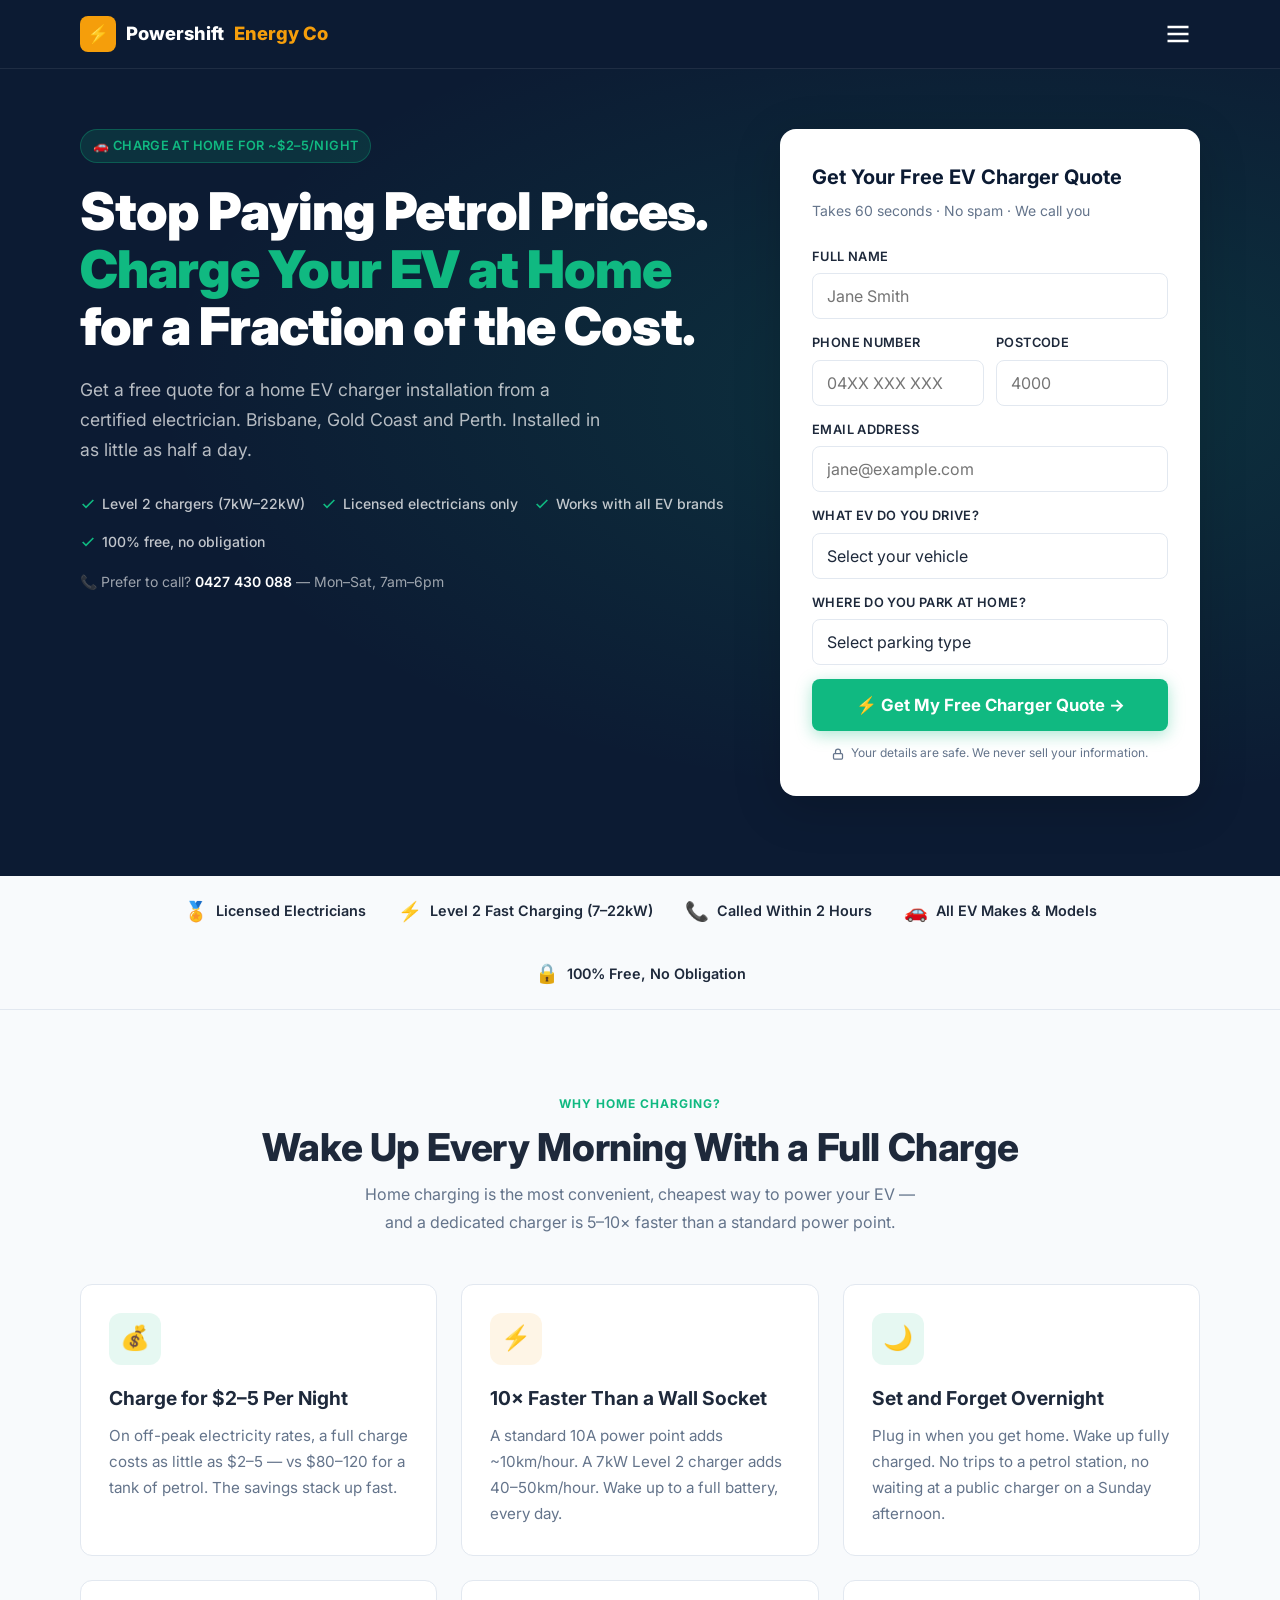
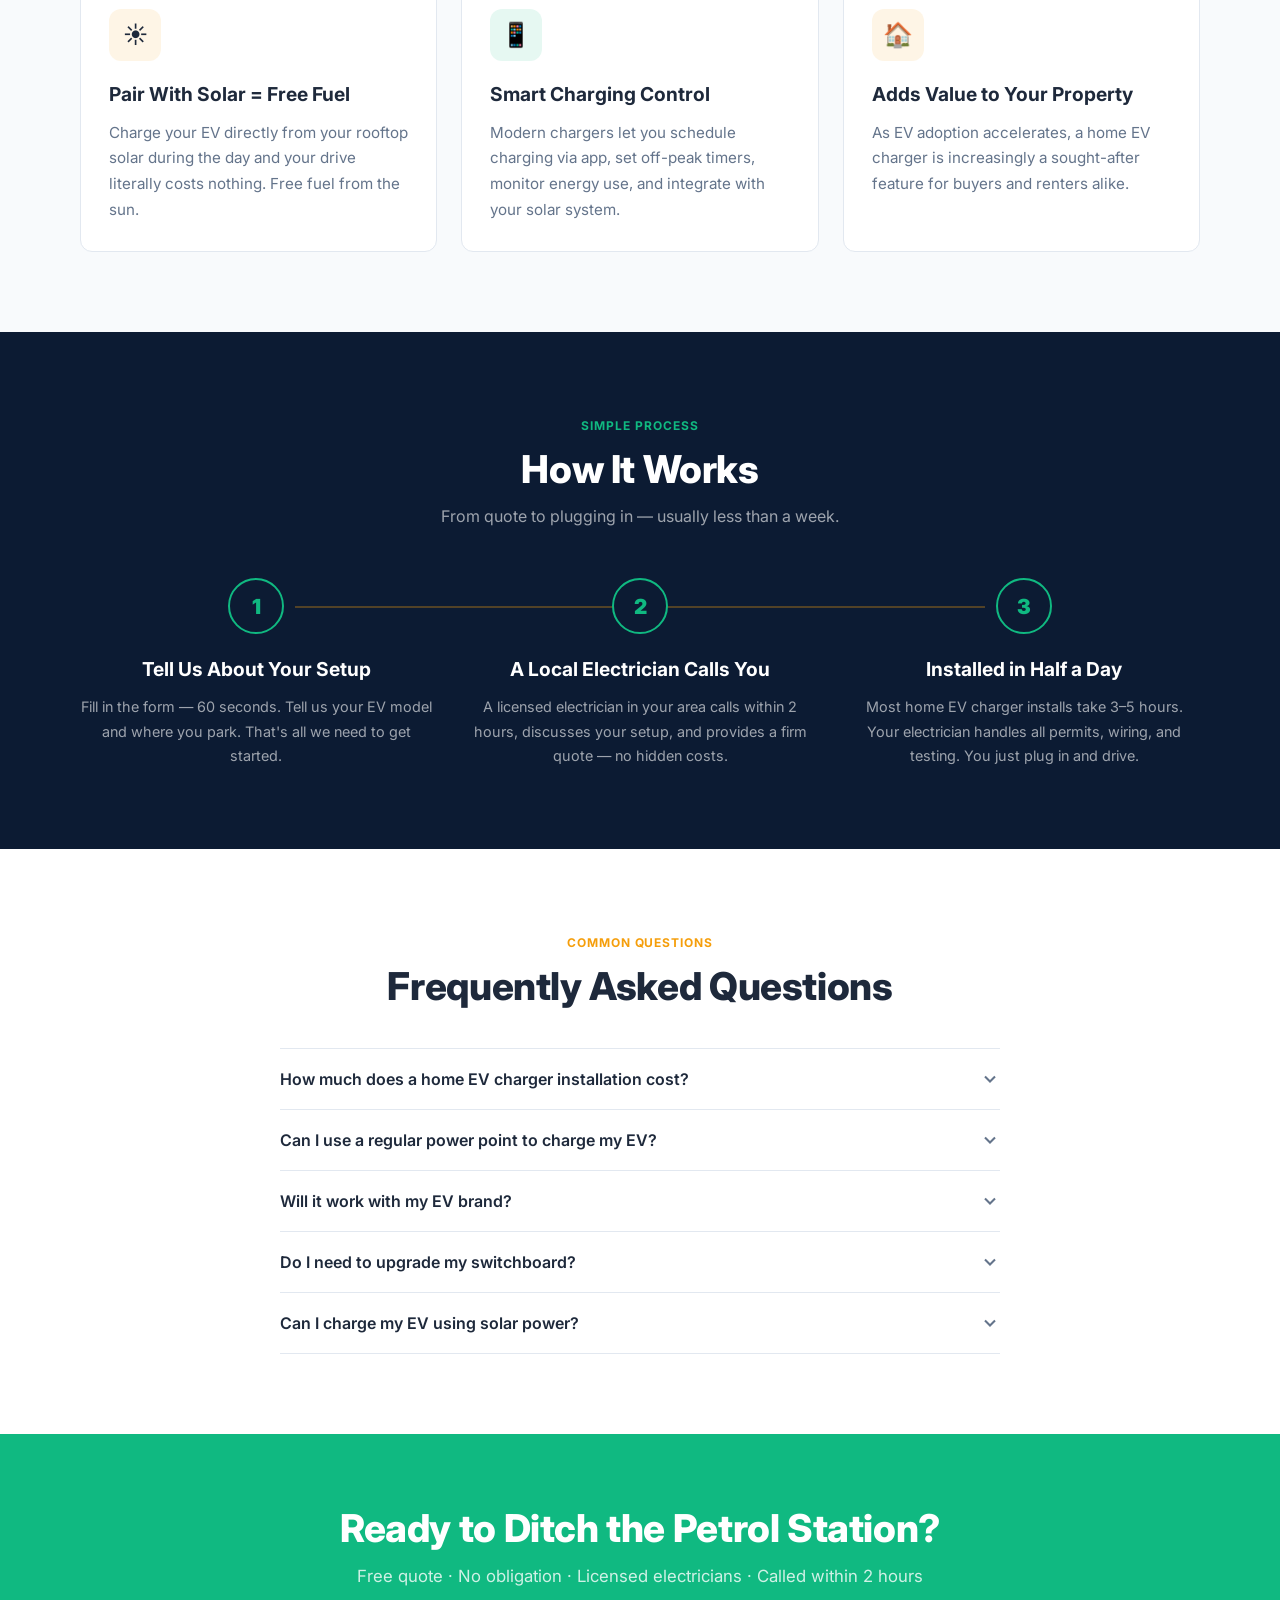
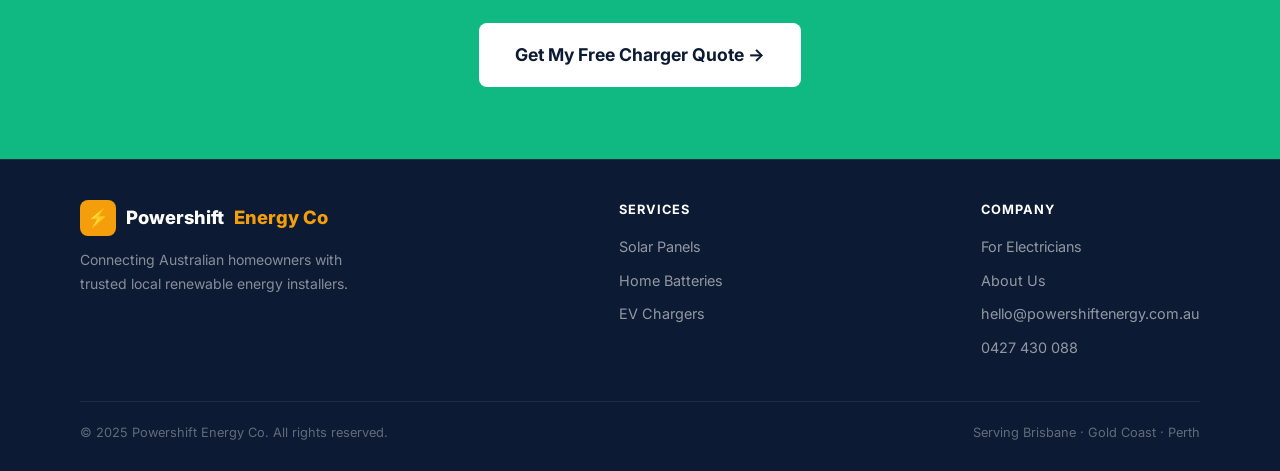
<file: ev-charger.html>
<!DOCTYPE html>
<html lang="en-AU">
<head>
  <meta charset="UTF-8">
  <meta name="viewport" content="width=device-width, initial-scale=1.0">
  <title>Free EV Charger Quote | Powershift Energy Co — Brisbane, Gold Coast & Perth</title>
  <meta name="description" content="Charge your electric vehicle at home for less. Free, no-obligation home EV charger installation quotes from certified electricians in Brisbane, Gold Coast and Perth.">
  <link rel="stylesheet" href="css/style.css">
  <link rel="icon" href="data:image/svg+xml,<svg xmlns='http://www.w3.org/2000/svg' viewBox='0 0 100 100'><text y='.9em' font-size='90'>⚡</text></svg>">
</head>
<body>

  <!-- Nav -->
  <nav class="site-nav">
    <div class="container nav-inner">
      <a href="index.html" class="nav-logo">
        <div class="logo-icon">⚡</div>
        Powershift <span>Energy Co</span>
      </a>
      <button class="nav-hamburger" id="navHamburger" aria-label="Menu" aria-expanded="false">
        <svg width="28" height="28" viewBox="0 0 24 24" fill="none" stroke="white" stroke-width="2"><path d="M3 6h18M3 12h18M3 18h18"/></svg>
      </button>
    </div>
    <div class="nav-dropdown" id="navDropdown">
      <a href="solar.html">☀️ Solar Panels</a>
      <a href="battery.html">🔋 Home Batteries</a>
      <a href="ev-charger.html">🚗 EV Chargers</a>
      <a href="electricians.html">👷 For Installers</a>
      <a href="index.html#about">ℹ️ About Us</a>
      <a href="tel:0427430088">📞 0427 430 088</a>
    </div>
  </nav>

  <!-- Hero -->
  <section class="hero hero-ev" id="get-quote">
    <div class="container hero-grid">

      <div class="hero-copy">
        <div class="hero-badge green-badge">🚗 Charge at Home for ~$2–5/Night</div>
        <h1>Stop Paying Petrol Prices. <em class="green">Charge Your EV at Home</em> for a Fraction of the Cost.</h1>
        <p class="hero-sub">
          Get a free quote for a home EV charger installation from a certified electrician. Brisbane, Gold Coast and Perth. Installed in as little as half a day.
        </p>
        <div class="hero-trust">
          <div class="trust-item">
            <svg width="16" height="16" viewBox="0 0 24 24" fill="none" stroke="currentColor" stroke-width="2.5"><polyline points="20 6 9 17 4 12"/></svg>
            Level 2 chargers (7kW–22kW)
          </div>
          <div class="trust-item">
            <svg width="16" height="16" viewBox="0 0 24 24" fill="none" stroke="currentColor" stroke-width="2.5"><polyline points="20 6 9 17 4 12"/></svg>
            Licensed electricians only
          </div>
          <div class="trust-item">
            <svg width="16" height="16" viewBox="0 0 24 24" fill="none" stroke="currentColor" stroke-width="2.5"><polyline points="20 6 9 17 4 12"/></svg>
            Works with all EV brands
          </div>
          <div class="trust-item">
            <svg width="16" height="16" viewBox="0 0 24 24" fill="none" stroke="currentColor" stroke-width="2.5"><polyline points="20 6 9 17 4 12"/></svg>
            100% free, no obligation
          </div>
        </div>
        <p class="hero-call">📞 Prefer to call? <a href="tel:0427430088">0427 430 088</a> — Mon–Sat, 7am–6pm</p>
      </div>

      <div class="form-card">
        <h3>Get Your Free EV Charger Quote</h3>
        <p class="form-sub">Takes 60 seconds · No spam · We call you</p>

        <form class="lead-form" action="https://formspree.io/f/mbdqrlnl" method="POST" novalidate>
          <input type="hidden" name="service" value="EV Charger">
          <input type="hidden" name="page" value="ev-charger.html">

          <div class="form-group focus-green">
            <label for="name">Full Name</label>
            <input type="text" id="name" name="name" placeholder="Jane Smith" required autocomplete="name">
          </div>

          <div class="form-group form-row">
            <div class="form-field">
              <label for="phone">Phone Number</label>
              <input type="tel" id="phone" name="phone" placeholder="04XX XXX XXX" required autocomplete="tel">
            </div>
            <div class="form-field">
              <label for="postcode">Postcode</label>
              <input type="text" id="postcode" name="postcode" placeholder="4000" required maxlength="4" inputmode="numeric">
            </div>
          </div>

          <div class="form-group focus-green">
            <label for="email">Email Address</label>
            <input type="email" id="email" name="email" placeholder="jane@example.com" required autocomplete="email">
          </div>

          <div class="form-group focus-green">
            <label for="ev-make">What EV Do You Drive?</label>
            <select id="ev-make" name="ev_make" required>
              <option value="" disabled selected>Select your vehicle</option>
              <option value="Tesla Model 3/Y/S/X">Tesla Model 3 / Y / S / X</option>
              <option value="BYD Atto 3/Seal/Dolphin">BYD Atto 3 / Seal / Dolphin</option>
              <option value="Hyundai IONIQ 5/6">Hyundai IONIQ 5 / 6</option>
              <option value="Kia EV6/EV9">Kia EV6 / EV9</option>
              <option value="MG ZS EV/MG4">MG ZS EV / MG4</option>
              <option value="Volvo EX30/EX40/EX90">Volvo EX30 / EX40 / EX90</option>
              <option value="BMW iX/i4/i7">BMW iX / i4 / i7</option>
              <option value="Mercedes EQA/EQB/EQC">Mercedes EQA / EQB / EQC</option>
              <option value="Polestar 2/3">Polestar 2 / 3</option>
              <option value="Other / Ordering soon">Other / Ordering soon</option>
            </select>
          </div>

          <div class="form-group focus-green">
            <label for="parking">Where Do You Park at Home?</label>
            <select id="parking" name="parking" required>
              <option value="" disabled selected>Select parking type</option>
              <option value="Garage (enclosed)">Garage (enclosed)</option>
              <option value="Carport (covered)">Carport (covered)</option>
              <option value="Driveway (open)">Driveway (open)</option>
              <option value="Strata / Body corporate">Strata / Body corporate</option>
            </select>
          </div>

          <button type="submit" class="submit-btn btn-submit-green">
            ⚡ Get My Free Charger Quote →
          </button>
        </form>
        <p class="form-privacy">
          <svg width="12" height="12" viewBox="0 0 24 24" fill="none" stroke="currentColor" stroke-width="2.5"><rect x="3" y="11" width="18" height="11" rx="2" ry="2"/><path d="M7 11V7a5 5 0 0110 0v4"/></svg>
          Your details are safe. We never sell your information.
        </p>
      </div>

    </div>
  </section>

  <!-- Trust Bar -->
  <div class="trust-bar">
    <div class="container trust-bar-inner">
      <div class="trust-bar-item"><span class="icon">🏅</span> Licensed Electricians</div>
      <div class="trust-bar-item"><span class="icon">⚡</span> Level 2 Fast Charging (7–22kW)</div>
      <div class="trust-bar-item"><span class="icon">📞</span> Called Within 2 Hours</div>
      <div class="trust-bar-item"><span class="icon">🚗</span> All EV Makes & Models</div>
      <div class="trust-bar-item"><span class="icon">🔒</span> 100% Free, No Obligation</div>
    </div>
  </div>

  <!-- Benefits -->
  <section class="section section-off">
    <div class="container">
      <div class="text-center">
        <span class="section-tag green">Why Home Charging?</span>
        <h2>Wake Up Every Morning With a Full Charge</h2>
        <p style="color:var(--text-muted);max-width:560px;margin:12px auto 0;">Home charging is the most convenient, cheapest way to power your EV — and a dedicated charger is 5–10× faster than a standard power point.</p>
      </div>

      <div class="cards-grid">
        <div class="card">
          <div class="card-icon icon-green">💰</div>
          <h3>Charge for $2–5 Per Night</h3>
          <p>On off-peak electricity rates, a full charge costs as little as $2–5 — vs $80–120 for a tank of petrol. The savings stack up fast.</p>
        </div>
        <div class="card">
          <div class="card-icon icon-amber">⚡</div>
          <h3>10× Faster Than a Wall Socket</h3>
          <p>A standard 10A power point adds ~10km/hour. A 7kW Level 2 charger adds 40–50km/hour. Wake up to a full battery, every day.</p>
        </div>
        <div class="card">
          <div class="card-icon icon-green">🌙</div>
          <h3>Set and Forget Overnight</h3>
          <p>Plug in when you get home. Wake up fully charged. No trips to a petrol station, no waiting at a public charger on a Sunday afternoon.</p>
        </div>
        <div class="card">
          <div class="card-icon icon-amber">☀️</div>
          <h3>Pair With Solar = Free Fuel</h3>
          <p>Charge your EV directly from your rooftop solar during the day and your drive literally costs nothing. Free fuel from the sun.</p>
        </div>
        <div class="card">
          <div class="card-icon icon-green">📱</div>
          <h3>Smart Charging Control</h3>
          <p>Modern chargers let you schedule charging via app, set off-peak timers, monitor energy use, and integrate with your solar system.</p>
        </div>
        <div class="card">
          <div class="card-icon icon-amber">🏠</div>
          <h3>Adds Value to Your Property</h3>
          <p>As EV adoption accelerates, a home EV charger is increasingly a sought-after feature for buyers and renters alike.</p>
        </div>
      </div>
    </div>
  </section>

  <!-- How It Works -->
  <section class="section section-dark">
    <div class="container">
      <div class="text-center">
        <span class="section-tag green">Simple Process</span>
        <h2 class="text-white">How It Works</h2>
        <p style="color:rgba(255,255,255,0.6);max-width:480px;margin:12px auto 0;">From quote to plugging in — usually less than a week.</p>
      </div>

      <div class="steps-grid">
        <div class="step">
          <div class="step-num green">1</div>
          <h3>Tell Us About Your Setup</h3>
          <p>Fill in the form — 60 seconds. Tell us your EV model and where you park. That's all we need to get started.</p>
        </div>
        <div class="step">
          <div class="step-num green">2</div>
          <h3>A Local Electrician Calls You</h3>
          <p>A licensed electrician in your area calls within 2 hours, discusses your setup, and provides a firm quote — no hidden costs.</p>
        </div>
        <div class="step">
          <div class="step-num green">3</div>
          <h3>Installed in Half a Day</h3>
          <p>Most home EV charger installs take 3–5 hours. Your electrician handles all permits, wiring, and testing. You just plug in and drive.</p>
        </div>
      </div>
    </div>
  </section>

  <!-- FAQ -->
  <section class="section">
    <div class="container">
      <div class="text-center">
        <span class="section-tag">Common Questions</span>
        <h2>Frequently Asked Questions</h2>
      </div>

      <div class="faq-list">

        <div class="faq-item">
          <button class="faq-question">
            How much does a home EV charger installation cost?
            <svg width="20" height="20" viewBox="0 0 24 24" fill="none" stroke="currentColor" stroke-width="2.5"><polyline points="6 9 12 15 18 9"/></svg>
          </button>
          <div class="faq-answer">
            <div class="faq-answer-inner">
              A quality 7kW Level 2 charger (hardware + installation) typically costs $1,200–$2,500 depending on your switchboard, cable run length, and chosen brand. If your switchboard needs an upgrade, allow an additional $1,500–$3,000. Your electrician will quote all of this upfront.
            </div>
          </div>
        </div>

        <div class="faq-item">
          <button class="faq-question">
            Can I use a regular power point to charge my EV?
            <svg width="20" height="20" viewBox="0 0 24 24" fill="none" stroke="currentColor" stroke-width="2.5"><polyline points="6 9 12 15 18 9"/></svg>
          </button>
          <div class="faq-answer">
            <div class="faq-answer-inner">
              Yes, but it's very slow — a standard 10A power point adds roughly 8–12km of range per hour. Overnight you'd gain 80–100km, which is fine for light use. If you drive more than 80km/day or want a full charge reliably, a dedicated Level 2 charger is the right move.
            </div>
          </div>
        </div>

        <div class="faq-item">
          <button class="faq-question">
            Will it work with my EV brand?
            <svg width="20" height="20" viewBox="0 0 24 24" fill="none" stroke="currentColor" stroke-width="2.5"><polyline points="6 9 12 15 18 9"/></svg>
          </button>
          <div class="faq-answer">
            <div class="faq-answer-inner">
              Yes. All EVs sold in Australia use a standard Type 2 (Mennekes) AC connector for home charging. Our installers work with all brands — Tesla, BYD, Hyundai, Kia, MG, BMW, Mercedes, Polestar, and more. Tesla vehicles use an adapter (included with the car) to connect to a Type 2 charger.
            </div>
          </div>
        </div>

        <div class="faq-item">
          <button class="faq-question">
            Do I need to upgrade my switchboard?
            <svg width="20" height="20" viewBox="0 0 24 24" fill="none" stroke="currentColor" stroke-width="2.5"><polyline points="6 9 12 15 18 9"/></svg>
          </button>
          <div class="faq-answer">
            <div class="faq-answer-inner">
              Not always. Your electrician will check during the quote. Older homes (pre-2000) sometimes need a switchboard upgrade to safely handle the additional load. This will be quoted upfront — no surprises.
            </div>
          </div>
        </div>

        <div class="faq-item">
          <button class="faq-question">
            Can I charge my EV using solar power?
            <svg width="20" height="20" viewBox="0 0 24 24" fill="none" stroke="currentColor" stroke-width="2.5"><polyline points="6 9 12 15 18 9"/></svg>
          </button>
          <div class="faq-answer">
            <div class="faq-answer-inner">
              Absolutely — and it's one of the biggest financial wins available. Smart chargers can detect excess solar production and automatically redirect it to charge your car. With a 6.6kW solar system, you can charge a typical EV for free during daylight hours on most days.
            </div>
          </div>
        </div>

      </div>
    </div>
  </section>

  <!-- CTA -->
  <section class="cta-section green-cta">
    <div class="container">
      <h2>Ready to Ditch the Petrol Station?</h2>
      <p>Free quote · No obligation · Licensed electricians · Called within 2 hours</p>
      <a href="#get-quote" class="btn btn-white btn-lg">Get My Free Charger Quote →</a>
    </div>
  </section>

  <!-- Footer -->
  <footer class="site-footer">
    <div class="container">
      <div class="footer-inner">
        <div class="footer-brand">
          <a href="index.html" class="nav-logo">
            <div class="logo-icon">⚡</div>
            Powershift <span>Energy Co</span>
          </a>
          <p>Connecting Australian homeowners with trusted local renewable energy installers.</p>
        </div>
        <div class="footer-links">
          <h4>Services</h4>
          <ul>
            <li><a href="solar.html">Solar Panels</a></li>
            <li><a href="battery.html">Home Batteries</a></li>
            <li><a href="ev-charger.html">EV Chargers</a></li>
          </ul>
        </div>
        <div class="footer-links">
          <h4>Company</h4>
          <ul>
            <li><a href="electricians.html">For Electricians</a></li>
            <li><a href="index.html">About Us</a></li>
            <li><a href="mailto:hello@powershiftenergy.com.au">hello@powershiftenergy.com.au</a></li>
            <li><a href="tel:0427430088">0427 430 088</a></li>
          </ul>
        </div>
      </div>
      <div class="footer-bottom">
        <p>© 2025 Powershift Energy Co. All rights reserved.</p>
        <p class="footer-areas">Serving Brisbane · Gold Coast · Perth</p>
      </div>
    </div>
  </footer>

  <script src="js/form.js"></script>
</body>
</html>
</file>
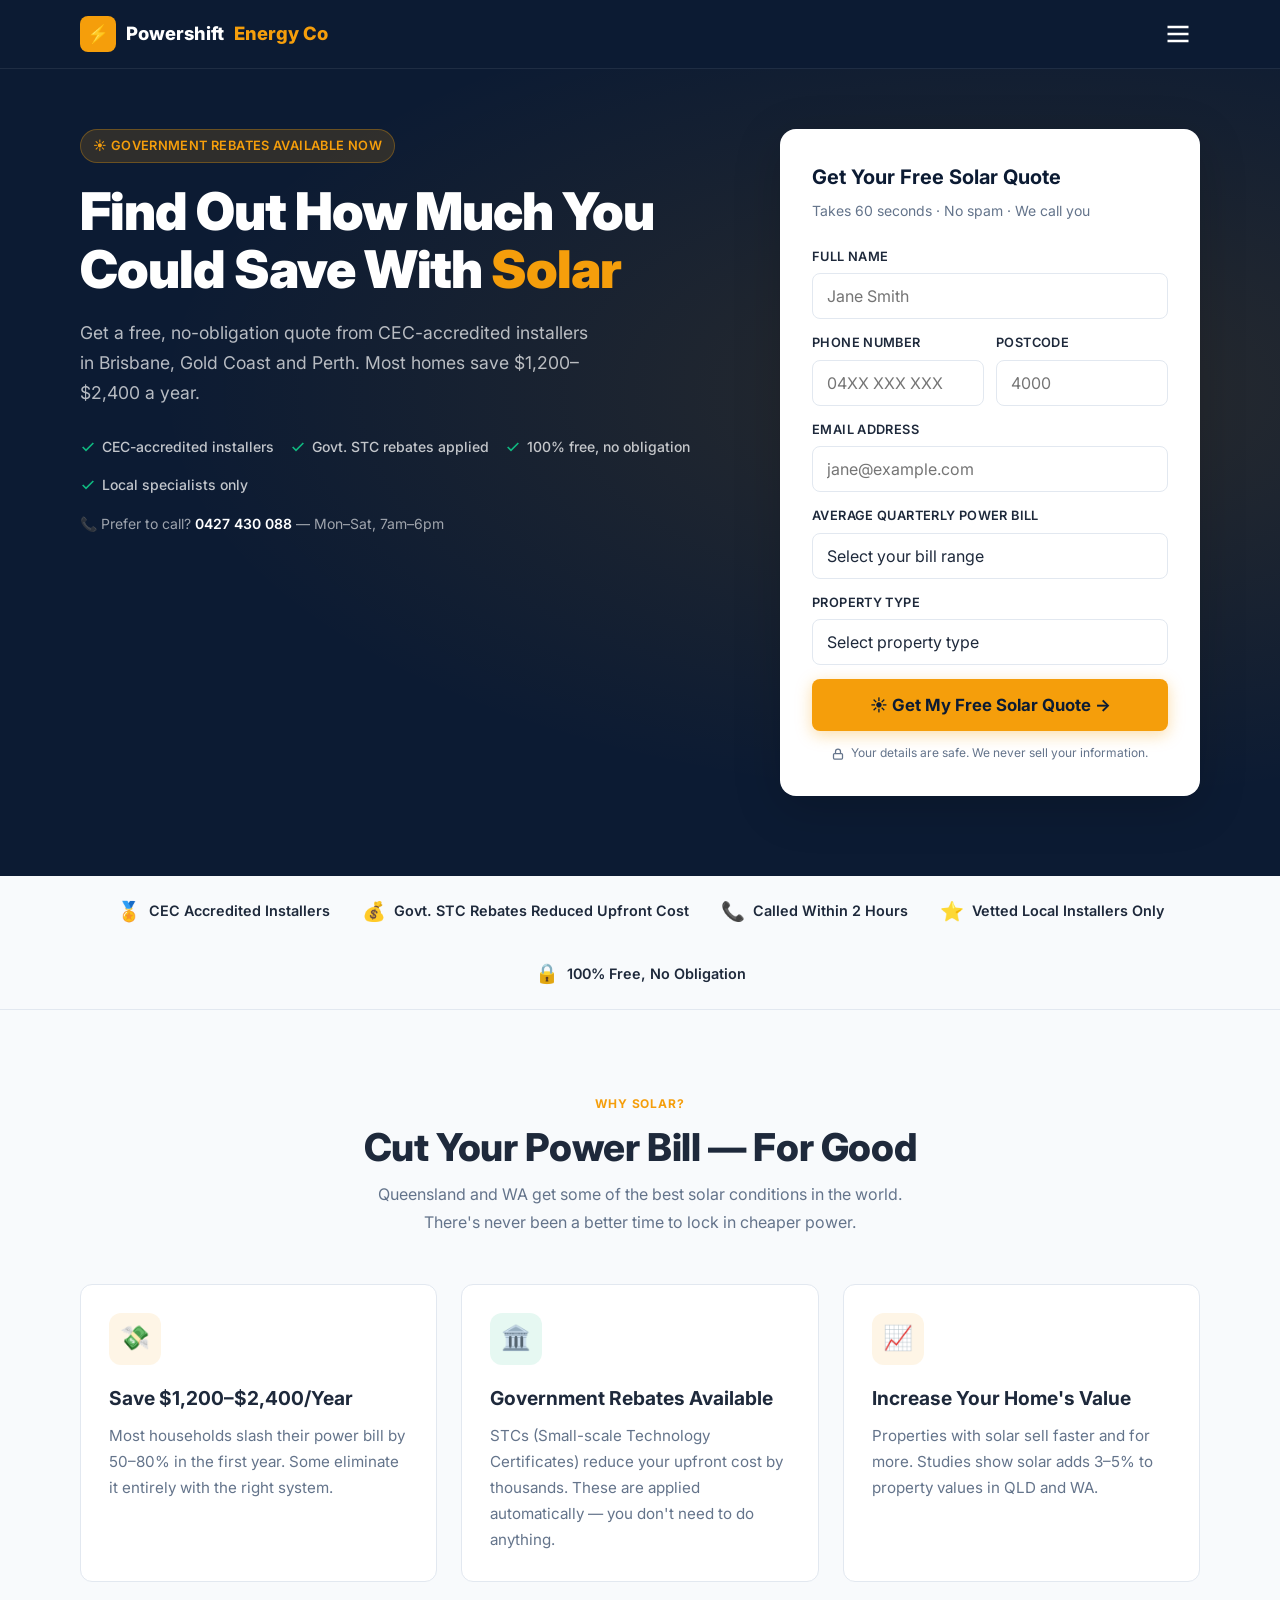
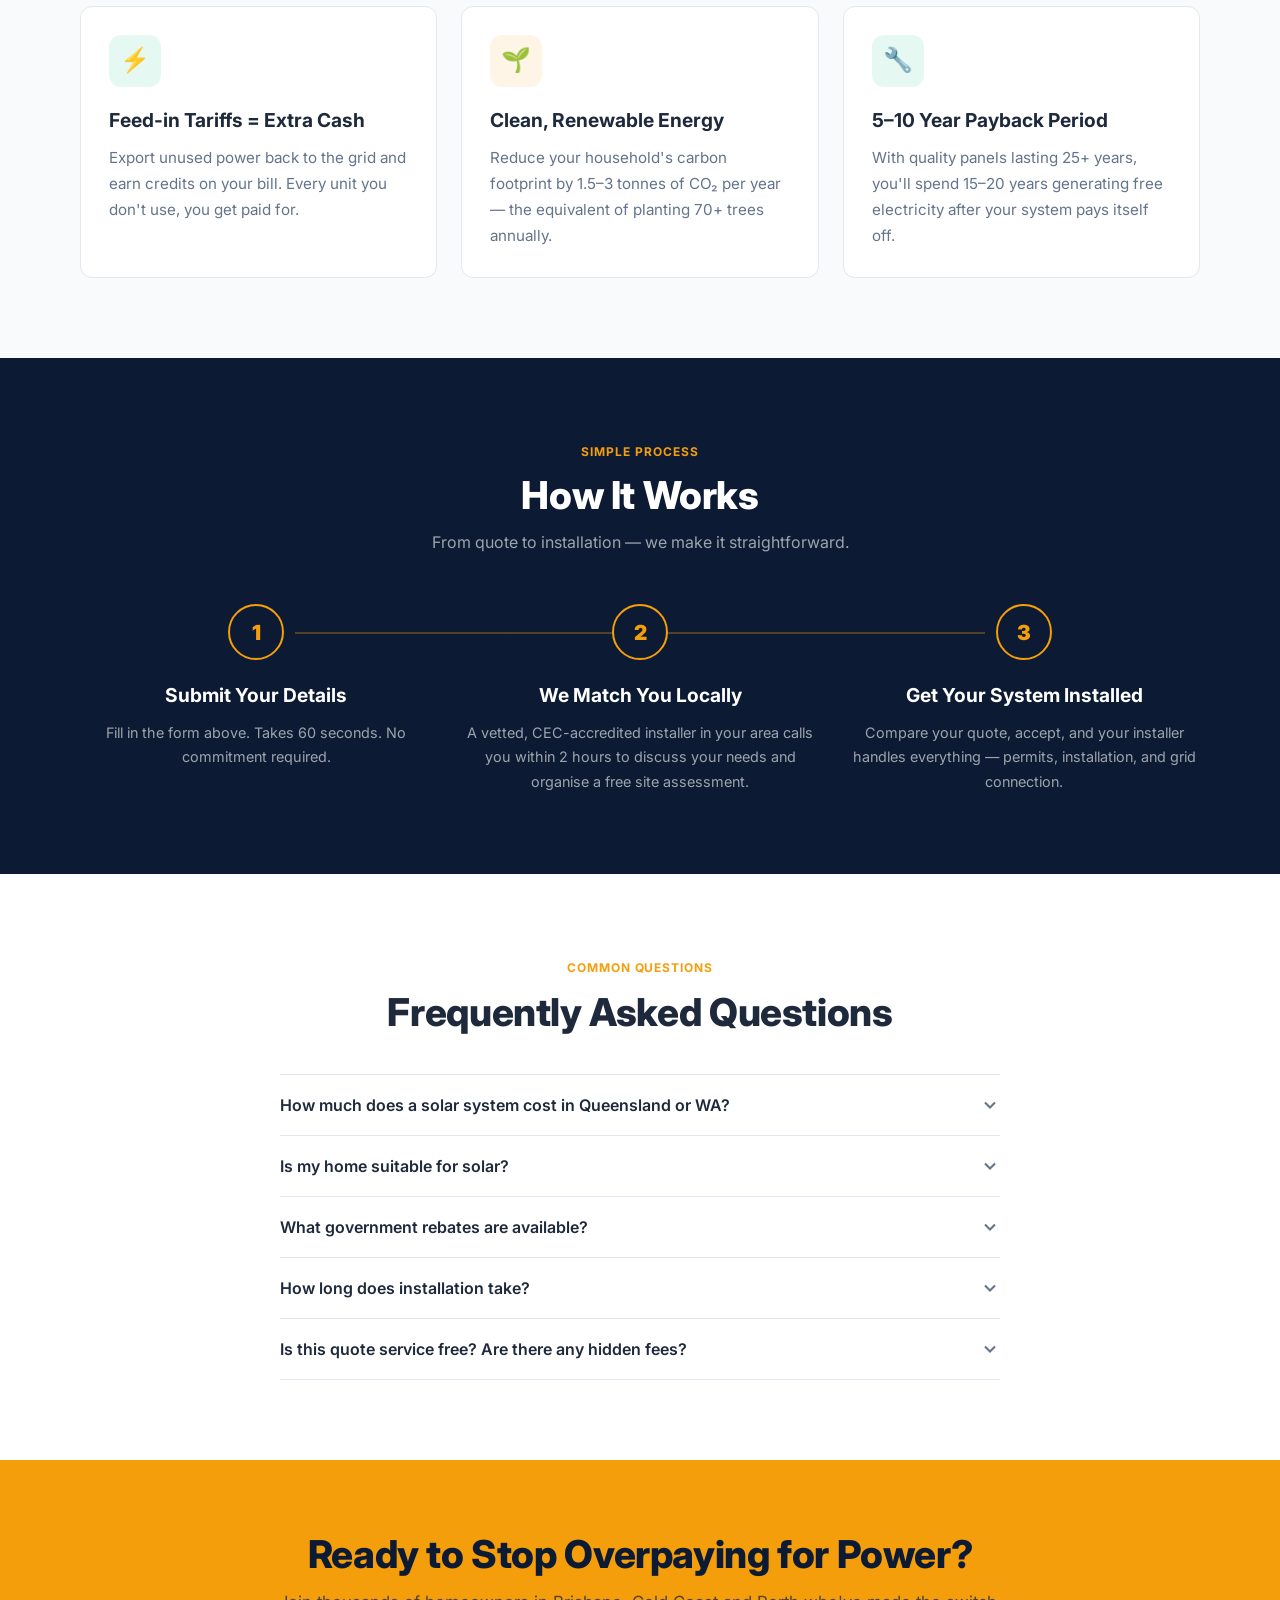
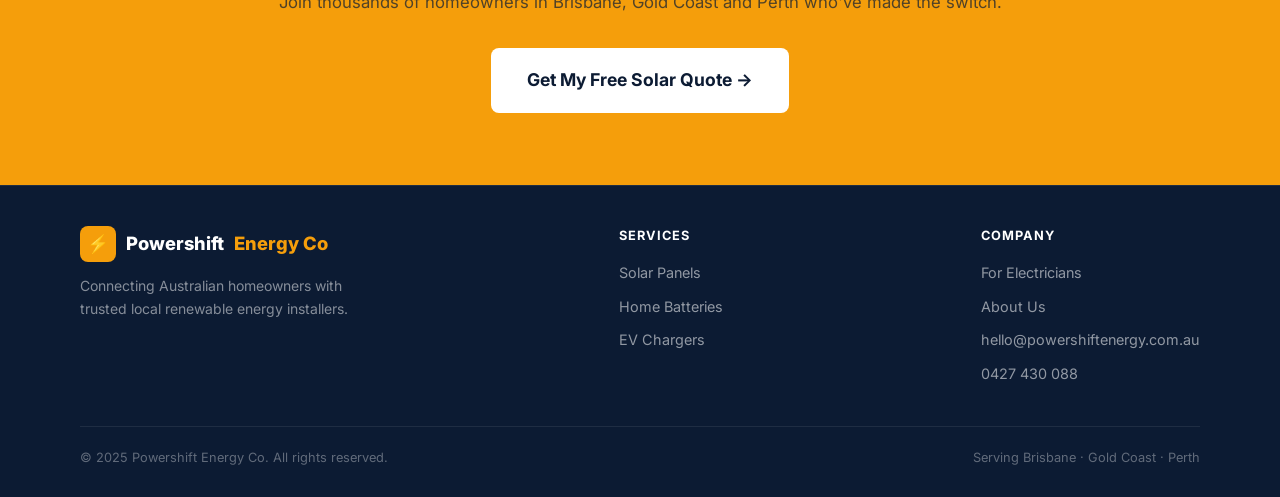
<file: solar.html>
<!DOCTYPE html>
<html lang="en-AU">
<head>
  <meta charset="UTF-8">
  <meta name="viewport" content="width=device-width, initial-scale=1.0">
  <title>Free Solar Quote | Powershift Energy Co — Brisbane, Gold Coast & Perth</title>
  <meta name="description" content="Find out how much you could save on your power bill with solar. Free, no-obligation quotes from CEC-accredited installers in Brisbane, Gold Coast and Perth.">
  <link rel="stylesheet" href="css/style.css">
  <link rel="icon" href="data:image/svg+xml,<svg xmlns='http://www.w3.org/2000/svg' viewBox='0 0 100 100'><text y='.9em' font-size='90'>⚡</text></svg>">
</head>
<body>

  <!-- Nav -->
  <nav class="site-nav">
    <div class="container nav-inner">
      <a href="index.html" class="nav-logo">
        <div class="logo-icon">⚡</div>
        Powershift <span>Energy Co</span>
      </a>
      <button class="nav-hamburger" id="navHamburger" aria-label="Menu" aria-expanded="false">
        <svg width="28" height="28" viewBox="0 0 24 24" fill="none" stroke="white" stroke-width="2"><path d="M3 6h18M3 12h18M3 18h18"/></svg>
      </button>
    </div>
    <div class="nav-dropdown" id="navDropdown">
      <a href="solar.html">☀️ Solar Panels</a>
      <a href="battery.html">🔋 Home Batteries</a>
      <a href="ev-charger.html">🚗 EV Chargers</a>
      <a href="electricians.html">👷 For Installers</a>
      <a href="index.html#about">ℹ️ About Us</a>
      <a href="tel:0427430088">📞 0427 430 088</a>
    </div>
  </nav>

  <!-- Hero -->
  <section class="hero hero-solar" id="get-quote">
    <div class="container hero-grid">

      <!-- Left: Copy -->
      <div class="hero-copy">
        <div class="hero-badge">☀️ Government Rebates Available Now</div>
        <h1>Find Out How Much You Could Save With <em>Solar</em></h1>
        <p class="hero-sub">
          Get a free, no-obligation quote from CEC-accredited installers in Brisbane, Gold Coast and Perth. Most homes save $1,200–$2,400 a year.
        </p>
        <div class="hero-trust">
          <div class="trust-item">
            <svg width="16" height="16" viewBox="0 0 24 24" fill="none" stroke="currentColor" stroke-width="2.5"><polyline points="20 6 9 17 4 12"/></svg>
            CEC-accredited installers
          </div>
          <div class="trust-item">
            <svg width="16" height="16" viewBox="0 0 24 24" fill="none" stroke="currentColor" stroke-width="2.5"><polyline points="20 6 9 17 4 12"/></svg>
            Govt. STC rebates applied
          </div>
          <div class="trust-item">
            <svg width="16" height="16" viewBox="0 0 24 24" fill="none" stroke="currentColor" stroke-width="2.5"><polyline points="20 6 9 17 4 12"/></svg>
            100% free, no obligation
          </div>
          <div class="trust-item">
            <svg width="16" height="16" viewBox="0 0 24 24" fill="none" stroke="currentColor" stroke-width="2.5"><polyline points="20 6 9 17 4 12"/></svg>
            Local specialists only
          </div>
        </div>
        <p class="hero-call">📞 Prefer to call? <a href="tel:0427430088">0427 430 088</a> — Mon–Sat, 7am–6pm</p>
      </div>

      <!-- Right: Form -->
      <div class="form-card">
        <h3>Get Your Free Solar Quote</h3>
        <p class="form-sub">Takes 60 seconds · No spam · We call you</p>

        <!--
          ACTION: Replace FORMSPREE_FORM_ID with your ID from formspree.io
          e.g. action="https://formspree.io/f/xpwzabcd"
        -->
        <form class="lead-form" action="https://formspree.io/f/xyklgzqn" method="POST" novalidate>
          <input type="hidden" name="service" value="Solar">
          <input type="hidden" name="page" value="solar.html">

          <div class="form-group">
            <label for="name">Full Name</label>
            <input type="text" id="name" name="name" placeholder="Jane Smith" required autocomplete="name">
          </div>

          <div class="form-group form-row">
            <div class="form-field">
              <label for="phone">Phone Number</label>
              <input type="tel" id="phone" name="phone" placeholder="04XX XXX XXX" required autocomplete="tel">
            </div>
            <div class="form-field">
              <label for="postcode">Postcode</label>
              <input type="text" id="postcode" name="postcode" placeholder="4000" required maxlength="4" inputmode="numeric">
            </div>
          </div>

          <div class="form-group">
            <label for="email">Email Address</label>
            <input type="email" id="email" name="email" placeholder="jane@example.com" required autocomplete="email">
          </div>

          <div class="form-group">
            <label for="bill">Average Quarterly Power Bill</label>
            <select id="bill" name="bill" required>
              <option value="" disabled selected>Select your bill range</option>
              <option value="Under $300">Under $300</option>
              <option value="$300–$500">$300–$500</option>
              <option value="$500–$800">$500–$800</option>
              <option value="$800–$1,200">$800–$1,200</option>
              <option value="Over $1,200">Over $1,200</option>
            </select>
          </div>

          <div class="form-group">
            <label for="property">Property Type</label>
            <select id="property" name="property" required>
              <option value="" disabled selected>Select property type</option>
              <option value="House (owner-occupier)">House (owner-occupier)</option>
              <option value="House (investment)">House (investment)</option>
              <option value="Townhouse">Townhouse</option>
              <option value="Business">Business</option>
            </select>
          </div>

          <button type="submit" class="submit-btn btn-submit-amber">
            ☀️ Get My Free Solar Quote →
          </button>
        </form>
        <p class="form-privacy">
          <svg width="12" height="12" viewBox="0 0 24 24" fill="none" stroke="currentColor" stroke-width="2.5"><rect x="3" y="11" width="18" height="11" rx="2" ry="2"/><path d="M7 11V7a5 5 0 0110 0v4"/></svg>
          Your details are safe. We never sell your information.
        </p>
      </div>

    </div>
  </section>

  <!-- Trust Bar -->
  <div class="trust-bar">
    <div class="container trust-bar-inner">
      <div class="trust-bar-item"><span class="icon">🏅</span> CEC Accredited Installers</div>
      <div class="trust-bar-item"><span class="icon">💰</span> Govt. STC Rebates Reduced Upfront Cost</div>
      <div class="trust-bar-item"><span class="icon">📞</span> Called Within 2 Hours</div>
      <div class="trust-bar-item"><span class="icon">⭐</span> Vetted Local Installers Only</div>
      <div class="trust-bar-item"><span class="icon">🔒</span> 100% Free, No Obligation</div>
    </div>
  </div>

  <!-- Benefits -->
  <section class="section section-off">
    <div class="container">
      <div class="text-center">
        <span class="section-tag">Why Solar?</span>
        <h2>Cut Your Power Bill — For Good</h2>
        <p style="color:var(--text-muted);max-width:560px;margin:12px auto 0;">Queensland and WA get some of the best solar conditions in the world. There's never been a better time to lock in cheaper power.</p>
      </div>

      <div class="cards-grid">
        <div class="card">
          <div class="card-icon icon-amber">💸</div>
          <h3>Save $1,200–$2,400/Year</h3>
          <p>Most households slash their power bill by 50–80% in the first year. Some eliminate it entirely with the right system.</p>
        </div>
        <div class="card">
          <div class="card-icon icon-green">🏛️</div>
          <h3>Government Rebates Available</h3>
          <p>STCs (Small-scale Technology Certificates) reduce your upfront cost by thousands. These are applied automatically — you don't need to do anything.</p>
        </div>
        <div class="card">
          <div class="card-icon icon-amber">📈</div>
          <h3>Increase Your Home's Value</h3>
          <p>Properties with solar sell faster and for more. Studies show solar adds 3–5% to property values in QLD and WA.</p>
        </div>
        <div class="card">
          <div class="card-icon icon-green">⚡</div>
          <h3>Feed-in Tariffs = Extra Cash</h3>
          <p>Export unused power back to the grid and earn credits on your bill. Every unit you don't use, you get paid for.</p>
        </div>
        <div class="card">
          <div class="card-icon icon-amber">🌱</div>
          <h3>Clean, Renewable Energy</h3>
          <p>Reduce your household's carbon footprint by 1.5–3 tonnes of CO₂ per year — the equivalent of planting 70+ trees annually.</p>
        </div>
        <div class="card">
          <div class="card-icon icon-green">🔧</div>
          <h3>5–10 Year Payback Period</h3>
          <p>With quality panels lasting 25+ years, you'll spend 15–20 years generating free electricity after your system pays itself off.</p>
        </div>
      </div>
    </div>
  </section>

  <!-- How It Works -->
  <section class="section section-dark">
    <div class="container">
      <div class="text-center">
        <span class="section-tag">Simple Process</span>
        <h2 class="text-white">How It Works</h2>
        <p style="color:rgba(255,255,255,0.6);max-width:480px;margin:12px auto 0;">From quote to installation — we make it straightforward.</p>
      </div>

      <div class="steps-grid">
        <div class="step">
          <div class="step-num">1</div>
          <h3>Submit Your Details</h3>
          <p>Fill in the form above. Takes 60 seconds. No commitment required.</p>
        </div>
        <div class="step">
          <div class="step-num">2</div>
          <h3>We Match You Locally</h3>
          <p>A vetted, CEC-accredited installer in your area calls you within 2 hours to discuss your needs and organise a free site assessment.</p>
        </div>
        <div class="step">
          <div class="step-num">3</div>
          <h3>Get Your System Installed</h3>
          <p>Compare your quote, accept, and your installer handles everything — permits, installation, and grid connection.</p>
        </div>
      </div>
    </div>
  </section>

  <!-- FAQ -->
  <section class="section">
    <div class="container">
      <div class="text-center">
        <span class="section-tag">Common Questions</span>
        <h2>Frequently Asked Questions</h2>
      </div>

      <div class="faq-list">

        <div class="faq-item">
          <button class="faq-question">
            How much does a solar system cost in Queensland or WA?
            <svg width="20" height="20" viewBox="0 0 24 24" fill="none" stroke="currentColor" stroke-width="2.5"><polyline points="6 9 12 15 18 9"/></svg>
          </button>
          <div class="faq-answer">
            <div class="faq-answer-inner">
              After government STC rebates, a quality 6.6kW system typically costs $4,000–$7,000 installed. Larger systems (10kW+) start around $7,000–$12,000. The exact price depends on your roof type, system size, and chosen panels/inverter brand. Get a free quote to find out your exact cost.
            </div>
          </div>
        </div>

        <div class="faq-item">
          <button class="faq-question">
            Is my home suitable for solar?
            <svg width="20" height="20" viewBox="0 0 24 24" fill="none" stroke="currentColor" stroke-width="2.5"><polyline points="6 9 12 15 18 9"/></svg>
          </button>
          <div class="faq-answer">
            <div class="faq-answer-inner">
              Most homes in Queensland and WA are excellent candidates for solar — we have some of the best sun exposure in the world. The main factors are roof direction (north-facing is ideal, east/west works well too), available roof space, and shading. Your installer will assess this during the free site visit.
            </div>
          </div>
        </div>

        <div class="faq-item">
          <button class="faq-question">
            What government rebates are available?
            <svg width="20" height="20" viewBox="0 0 24 24" fill="none" stroke="currentColor" stroke-width="2.5"><polyline points="6 9 12 15 18 9"/></svg>
          </button>
          <div class="faq-answer">
            <div class="faq-answer-inner">
              The federal Small-scale Technology Certificate (STC) scheme provides rebates worth $1,500–$4,000 depending on your system size and location. This is automatically deducted from your upfront price — you don't need to apply separately. Queensland also has an interest-free loan scheme for eligible households.
            </div>
          </div>
        </div>

        <div class="faq-item">
          <button class="faq-question">
            How long does installation take?
            <svg width="20" height="20" viewBox="0 0 24 24" fill="none" stroke="currentColor" stroke-width="2.5"><polyline points="6 9 12 15 18 9"/></svg>
          </button>
          <div class="faq-answer">
            <div class="faq-answer-inner">
              Most residential solar installations take 1–2 days once approved. From your initial quote to being switched on usually takes 2–6 weeks, depending on council approvals and grid connection paperwork from your energy retailer.
            </div>
          </div>
        </div>

        <div class="faq-item">
          <button class="faq-question">
            Is this quote service free? Are there any hidden fees?
            <svg width="20" height="20" viewBox="0 0 24 24" fill="none" stroke="currentColor" stroke-width="2.5"><polyline points="6 9 12 15 18 9"/></svg>
          </button>
          <div class="faq-answer">
            <div class="faq-answer-inner">
              Completely free and no obligation. Powershift Energy Co connects you with local installers at no cost to you. You're under no obligation to proceed, and there are no hidden fees in our process. The installer's quote will clearly outline all costs before you commit to anything.
            </div>
          </div>
        </div>

      </div>
    </div>
  </section>

  <!-- CTA Banner -->
  <section class="cta-section">
    <div class="container">
      <h2>Ready to Stop Overpaying for Power?</h2>
      <p>Join thousands of homeowners in Brisbane, Gold Coast and Perth who've made the switch.</p>
      <a href="#get-quote" class="btn btn-white btn-lg">Get My Free Solar Quote →</a>
    </div>
  </section>

  <!-- Footer -->
  <footer class="site-footer">
    <div class="container">
      <div class="footer-inner">
        <div class="footer-brand">
          <a href="index.html" class="nav-logo" style="margin-bottom:0;">
            <div class="logo-icon">⚡</div>
            Powershift <span>Energy Co</span>
          </a>
          <p>Connecting Australian homeowners with trusted local renewable energy installers.</p>
        </div>
        <div class="footer-links">
          <h4>Services</h4>
          <ul>
            <li><a href="solar.html">Solar Panels</a></li>
            <li><a href="battery.html">Home Batteries</a></li>
            <li><a href="ev-charger.html">EV Chargers</a></li>
          </ul>
        </div>
        <div class="footer-links">
          <h4>Company</h4>
          <ul>
            <li><a href="electricians.html">For Electricians</a></li>
            <li><a href="index.html">About Us</a></li>
            <li><a href="mailto:hello@powershiftenergy.com.au">hello@powershiftenergy.com.au</a></li>
            <li><a href="tel:0427430088">0427 430 088</a></li>
          </ul>
        </div>
      </div>
      <div class="footer-bottom">
        <p>© 2025 Powershift Energy Co. All rights reserved.</p>
        <p class="footer-areas">Serving Brisbane · Gold Coast · Perth</p>
      </div>
    </div>
  </footer>

  <script src="js/form.js"></script>
</body>
</html>
</file>
<file: css/style.css>
/* ============================================================
   POWERSHIFT ENERGY CO — Shared Stylesheet
   ============================================================ */

@import url('https://fonts.googleapis.com/css2?family=Inter:wght@400;500;600;700;800;900&display=swap');

:root {
  --navy:        #0C1B33;
  --navy-mid:    #142444;
  --navy-light:  #1E3460;
  --amber:       #F59E0B;
  --amber-light: #FCD34D;
  --green:       #10B981;
  --green-light: #34D399;
  --indigo:      #6366F1;
  --white:       #FFFFFF;
  --off-white:   #F8FAFC;
  --text:        #1E293B;
  --text-muted:  #64748B;
  --border:      #E2E8F0;
  --radius:      12px;
  --radius-sm:   8px;
  --shadow:      0 4px 24px rgba(0,0,0,0.10);
  --shadow-lg:   0 12px 48px rgba(0,0,0,0.18);
}

/* ── Reset ── */
*, *::before, *::after { box-sizing: border-box; margin: 0; padding: 0; }
html { scroll-behavior: smooth; }
body {
  font-family: 'Inter', -apple-system, BlinkMacSystemFont, sans-serif;
  color: var(--text);
  background: var(--white);
  line-height: 1.6;
  -webkit-font-smoothing: antialiased;
}
img { max-width: 100%; display: block; }
a  { color: inherit; text-decoration: none; }
ul { list-style: none; }

/* ── Typography ── */
h1 { font-size: clamp(2rem, 5vw, 3.25rem); font-weight: 900; line-height: 1.1; letter-spacing: -0.02em; }
h2 { font-size: clamp(1.6rem, 3.5vw, 2.4rem); font-weight: 800; line-height: 1.15; letter-spacing: -0.01em; }
h3 { font-size: 1.2rem; font-weight: 700; }
p  { line-height: 1.7; }

/* ── Utility ── */
.container { max-width: 1160px; margin: 0 auto; padding: 0 20px; }
.text-center { text-align: center; }
.text-white  { color: var(--white); }
.sr-only { position: absolute; width: 1px; height: 1px; overflow: hidden; clip: rect(0,0,0,0); }

/* ── Buttons ── */
.btn {
  display: inline-flex;
  align-items: center;
  justify-content: center;
  gap: 8px;
  padding: 14px 28px;
  border-radius: var(--radius-sm);
  font-size: 1rem;
  font-weight: 700;
  cursor: pointer;
  border: none;
  transition: transform 0.15s, box-shadow 0.15s, opacity 0.15s;
  text-decoration: none;
  white-space: nowrap;
}
.btn:hover  { transform: translateY(-1px); }
.btn:active { transform: translateY(0); }

.btn-amber {
  background: var(--amber);
  color: var(--navy);
  box-shadow: 0 4px 16px rgba(245,158,11,0.35);
}
.btn-amber:hover { background: var(--amber-light); box-shadow: 0 6px 24px rgba(245,158,11,0.45); }

.btn-green {
  background: var(--green);
  color: var(--white);
  box-shadow: 0 4px 16px rgba(16,185,129,0.35);
}
.btn-green:hover { background: var(--green-light); }

.btn-white {
  background: var(--white);
  color: var(--navy);
}
.btn-white:hover { background: var(--off-white); }

.btn-outline {
  background: transparent;
  color: var(--white);
  border: 2px solid rgba(255,255,255,0.4);
}
.btn-outline:hover { border-color: var(--white); background: rgba(255,255,255,0.08); }

.btn-lg { padding: 18px 36px; font-size: 1.1rem; }
.btn-full { width: 100%; }

/* ── Nav ── */
.site-nav {
  position: sticky;
  top: 0;
  z-index: 100;
  background: var(--navy);
  border-bottom: 1px solid rgba(255,255,255,0.08);
}
.nav-inner {
  display: flex;
  align-items: center;
  justify-content: space-between;
  height: 68px;
}
.nav-logo {
  display: flex;
  align-items: center;
  gap: 10px;
  font-weight: 800;
  font-size: 1.15rem;
  color: var(--white);
}
.nav-logo span { color: var(--amber); }
.logo-icon {
  width: 36px;
  height: 36px;
  background: var(--amber);
  border-radius: 8px;
  display: flex;
  align-items: center;
  justify-content: center;
  font-size: 1.1rem;
}
.nav-phone {
  display: flex;
  align-items: center;
  gap: 8px;
  color: var(--white);
  font-weight: 600;
  font-size: 1rem;
}
.nav-phone svg { color: var(--amber); }
.nav-cta {
  background: var(--amber);
  color: var(--navy);
  padding: 10px 20px;
  border-radius: var(--radius-sm);
  font-weight: 700;
  font-size: 0.9rem;
  transition: background 0.15s;
}
.nav-cta:hover { background: var(--amber-light); }

/* ── Hero ── */
.hero {
  background: var(--navy);
  padding: 60px 0 80px;
  position: relative;
  overflow: hidden;
}
.hero::before {
  content: '';
  position: absolute;
  inset: 0;
  opacity: 0.5;
  pointer-events: none;
}
.hero-solar::before {
  background: radial-gradient(ellipse at 80% 40%, rgba(245,158,11,0.25) 0%, transparent 60%);
}
.hero-battery::before {
  background: radial-gradient(ellipse at 80% 40%, rgba(99,102,241,0.3) 0%, transparent 60%);
}
.hero-ev::before {
  background: radial-gradient(ellipse at 80% 40%, rgba(16,185,129,0.3) 0%, transparent 60%);
}
.hero-b2b::before {
  background: radial-gradient(ellipse at 20% 50%, rgba(245,158,11,0.2) 0%, transparent 55%),
              radial-gradient(ellipse at 80% 50%, rgba(16,185,129,0.15) 0%, transparent 55%);
}

.hero-grid {
  display: grid;
  grid-template-columns: 1fr 420px;
  gap: 48px;
  align-items: start;
  position: relative;
  z-index: 1;
}

.hero-badge {
  display: inline-flex;
  align-items: center;
  gap: 6px;
  background: rgba(245,158,11,0.15);
  border: 1px solid rgba(245,158,11,0.3);
  color: var(--amber);
  font-size: 0.8rem;
  font-weight: 600;
  padding: 6px 12px;
  border-radius: 100px;
  margin-bottom: 20px;
  letter-spacing: 0.03em;
  text-transform: uppercase;
}
.hero-badge.green-badge {
  background: rgba(16,185,129,0.15);
  border-color: rgba(16,185,129,0.3);
  color: var(--green);
}
.hero-badge.indigo-badge {
  background: rgba(99,102,241,0.15);
  border-color: rgba(99,102,241,0.3);
  color: #a5b4fc;
}

.hero h1 { color: var(--white); margin-bottom: 20px; }
.hero h1 em { font-style: normal; color: var(--amber); }
.hero h1 em.green { color: var(--green); }
.hero h1 em.indigo { color: #a5b4fc; }

.hero-sub {
  color: rgba(255,255,255,0.7);
  font-size: 1.1rem;
  margin-bottom: 28px;
  max-width: 520px;
}

.hero-trust {
  display: flex;
  flex-wrap: wrap;
  gap: 16px;
  margin-bottom: 0;
}
.trust-item {
  display: flex;
  align-items: center;
  gap: 6px;
  color: rgba(255,255,255,0.75);
  font-size: 0.875rem;
  font-weight: 500;
}
.trust-item svg { color: var(--green); flex-shrink: 0; }

/* ── Lead Form Card ── */
.form-card {
  background: var(--white);
  border-radius: 16px;
  padding: 32px;
  box-shadow: var(--shadow-lg);
}
.form-card h3 {
  font-size: 1.25rem;
  color: var(--navy);
  margin-bottom: 6px;
}
.form-card .form-sub {
  font-size: 0.875rem;
  color: var(--text-muted);
  margin-bottom: 24px;
}

.form-group {
  margin-bottom: 14px;
}
.form-group label {
  display: block;
  font-size: 0.8rem;
  font-weight: 600;
  color: var(--text);
  margin-bottom: 6px;
  text-transform: uppercase;
  letter-spacing: 0.03em;
}
.form-group input,
.form-group select {
  width: 100%;
  padding: 12px 14px;
  border: 1.5px solid var(--border);
  border-radius: var(--radius-sm);
  font-size: 1rem;
  font-family: inherit;
  color: var(--text);
  background: var(--white);
  transition: border-color 0.15s, box-shadow 0.15s;
  -webkit-appearance: none;
  appearance: none;
}
.form-group input:focus,
.form-group select:focus {
  outline: none;
  border-color: var(--amber);
  box-shadow: 0 0 0 3px rgba(245,158,11,0.15);
}
.form-group.focus-green input:focus,
.form-group.focus-green select:focus {
  border-color: var(--green);
  box-shadow: 0 0 0 3px rgba(16,185,129,0.15);
}
.form-group.focus-indigo input:focus,
.form-group.focus-indigo select:focus {
  border-color: var(--indigo);
  box-shadow: 0 0 0 3px rgba(99,102,241,0.15);
}
.form-group.form-row {
  display: grid;
  grid-template-columns: 1fr 1fr;
  gap: 12px;
}
.form-group.form-row .form-field { display: flex; flex-direction: column; }
.form-group.form-row .form-field label { font-size: 0.8rem; font-weight: 600; color: var(--text); margin-bottom: 6px; text-transform: uppercase; letter-spacing: 0.03em; }

.submit-btn {
  width: 100%;
  padding: 16px;
  border: none;
  border-radius: var(--radius-sm);
  font-size: 1.05rem;
  font-weight: 700;
  font-family: inherit;
  cursor: pointer;
  margin-top: 6px;
  transition: transform 0.15s, box-shadow 0.15s, opacity 0.15s;
  display: flex;
  align-items: center;
  justify-content: center;
  gap: 8px;
}
.submit-btn:hover  { transform: translateY(-1px); }
.submit-btn:active { transform: translateY(0); }
.submit-btn:disabled { opacity: 0.7; cursor: not-allowed; transform: none; }

.btn-submit-amber { background: var(--amber); color: var(--navy); box-shadow: 0 4px 16px rgba(245,158,11,0.35); }
.btn-submit-green { background: var(--green); color: var(--white); box-shadow: 0 4px 16px rgba(16,185,129,0.35); }
.btn-submit-indigo { background: var(--indigo); color: var(--white); box-shadow: 0 4px 16px rgba(99,102,241,0.35); }

.form-privacy {
  text-align: center;
  font-size: 0.75rem;
  color: var(--text-muted);
  margin-top: 12px;
}
.form-privacy svg { vertical-align: middle; margin-right: 4px; }

/* ── Success State ── */
.success-state {
  text-align: center;
  padding: 20px 0;
}
.success-icon {
  width: 64px;
  height: 64px;
  background: var(--green);
  border-radius: 50%;
  display: flex;
  align-items: center;
  justify-content: center;
  margin: 0 auto 20px;
  font-size: 1.8rem;
  color: white;
}
.success-state h3 { font-size: 1.4rem; margin-bottom: 10px; color: var(--navy); }
.success-state p  { color: var(--text-muted); margin-bottom: 8px; }
.success-sub { font-size: 0.875rem; }

/* ── Trust Bar ── */
.trust-bar {
  background: var(--off-white);
  border-bottom: 1px solid var(--border);
  padding: 20px 0;
}
.trust-bar-inner {
  display: flex;
  flex-wrap: wrap;
  align-items: center;
  justify-content: center;
  gap: 32px;
}
.trust-bar-item {
  display: flex;
  align-items: center;
  gap: 8px;
  font-size: 0.9rem;
  font-weight: 600;
  color: var(--text);
}
.trust-bar-item .icon { font-size: 1.2rem; }

/* ── Sections ── */
.section { padding: 80px 0; }
.section-sm { padding: 60px 0; }
.section-dark { background: var(--navy); color: var(--white); }
.section-off  { background: var(--off-white); }

.section-tag {
  display: inline-block;
  font-size: 0.75rem;
  font-weight: 700;
  text-transform: uppercase;
  letter-spacing: 0.08em;
  color: var(--amber);
  margin-bottom: 12px;
}
.section-tag.green { color: var(--green); }
.section-tag.indigo { color: #a5b4fc; }

/* ── Cards ── */
.cards-grid {
  display: grid;
  grid-template-columns: repeat(3, 1fr);
  gap: 24px;
  margin-top: 48px;
}
.card {
  background: var(--white);
  border-radius: var(--radius);
  padding: 28px;
  border: 1.5px solid var(--border);
  transition: box-shadow 0.2s, transform 0.2s;
}
.card:hover { box-shadow: var(--shadow); transform: translateY(-2px); }
.card-icon {
  width: 52px;
  height: 52px;
  border-radius: 12px;
  display: flex;
  align-items: center;
  justify-content: center;
  font-size: 1.5rem;
  margin-bottom: 18px;
}
.icon-amber  { background: rgba(245,158,11,0.1); }
.icon-green  { background: rgba(16,185,129,0.1); }
.icon-indigo { background: rgba(99,102,241,0.1); }
.icon-blue   { background: rgba(59,130,246,0.1); }
.card h3 { margin-bottom: 10px; }
.card p  { color: var(--text-muted); font-size: 0.95rem; }

/* Dark cards */
.card-dark {
  background: var(--navy-mid);
  border-color: rgba(255,255,255,0.08);
}
.card-dark h3 { color: var(--white); }
.card-dark p  { color: rgba(255,255,255,0.6); }

/* ── How It Works ── */
.steps-grid {
  display: grid;
  grid-template-columns: repeat(3, 1fr);
  gap: 32px;
  margin-top: 48px;
  position: relative;
}
.steps-grid::before {
  content: '';
  position: absolute;
  top: 28px;
  left: calc(16.66% + 28px);
  right: calc(16.66% + 28px);
  height: 2px;
  background: linear-gradient(90deg, var(--amber), var(--amber));
  opacity: 0.3;
}
.step { text-align: center; }
.step-num {
  width: 56px;
  height: 56px;
  border-radius: 50%;
  border: 2px solid var(--amber);
  display: flex;
  align-items: center;
  justify-content: center;
  font-size: 1.3rem;
  font-weight: 900;
  color: var(--amber);
  margin: 0 auto 20px;
  background: var(--navy);
  position: relative;
  z-index: 1;
}
.step-num.green  { border-color: var(--green); color: var(--green); }
.step-num.indigo { border-color: var(--indigo); color: var(--indigo); }
.step h3 { color: var(--white); margin-bottom: 10px; }
.step p  { color: rgba(255,255,255,0.6); font-size: 0.9rem; }

/* ── FAQ ── */
.faq-list { margin-top: 40px; max-width: 720px; margin-left: auto; margin-right: auto; }
.faq-item {
  border-bottom: 1px solid var(--border);
}
.faq-item:first-child { border-top: 1px solid var(--border); }
.faq-question {
  width: 100%;
  background: none;
  border: none;
  padding: 20px 0;
  display: flex;
  align-items: center;
  justify-content: space-between;
  gap: 16px;
  font-size: 1rem;
  font-weight: 600;
  color: var(--text);
  cursor: pointer;
  text-align: left;
  font-family: inherit;
}
.faq-question svg {
  flex-shrink: 0;
  transition: transform 0.25s;
  color: var(--text-muted);
}
.faq-item.open .faq-question svg { transform: rotate(180deg); }
.faq-answer {
  max-height: 0;
  overflow: hidden;
  transition: max-height 0.3s ease, padding 0.3s;
}
.faq-answer-inner {
  padding-bottom: 20px;
  color: var(--text-muted);
  font-size: 0.95rem;
  line-height: 1.7;
}
.faq-item.open .faq-answer { max-height: 300px; }

/* ── CTA Section ── */
.cta-section {
  background: var(--amber);
  padding: 72px 0;
  text-align: center;
}
.cta-section.green-cta { background: var(--green); }
.cta-section.indigo-cta { background: var(--indigo); }
.cta-section h2 { color: var(--navy); margin-bottom: 12px; }
.cta-section.green-cta h2,
.cta-section.indigo-cta h2 { color: var(--white); }
.cta-section p { color: rgba(12,27,51,0.7); margin-bottom: 32px; font-size: 1.05rem; }
.cta-section.green-cta p,
.cta-section.indigo-cta p { color: rgba(255,255,255,0.8); }

/* ── Stat Strip ── */
.stat-strip { display: flex; flex-wrap: wrap; gap: 40px; margin-top: 48px; }
.stat-item { }
.stat-num {
  font-size: 2.5rem;
  font-weight: 900;
  color: var(--amber);
  line-height: 1;
  margin-bottom: 4px;
}
.stat-num.green  { color: var(--green); }
.stat-num.indigo { color: #a5b4fc; }
.stat-label { font-size: 0.875rem; color: rgba(255,255,255,0.6); }

/* ── Footer ── */
.site-footer {
  background: var(--navy);
  border-top: 1px solid rgba(255,255,255,0.08);
  padding: 40px 0 28px;
}
.footer-inner {
  display: flex;
  flex-wrap: wrap;
  align-items: flex-start;
  justify-content: space-between;
  gap: 32px;
  margin-bottom: 32px;
}
.footer-brand p {
  color: rgba(255,255,255,0.5);
  font-size: 0.875rem;
  max-width: 280px;
  margin-top: 12px;
}
.footer-links h4 {
  color: var(--white);
  font-size: 0.8rem;
  text-transform: uppercase;
  letter-spacing: 0.08em;
  margin-bottom: 14px;
}
.footer-links ul li { margin-bottom: 8px; }
.footer-links ul li a {
  color: rgba(255,255,255,0.55);
  font-size: 0.9rem;
  transition: color 0.15s;
}
.footer-links ul li a:hover { color: var(--amber); }
.footer-bottom {
  border-top: 1px solid rgba(255,255,255,0.08);
  padding-top: 20px;
  display: flex;
  flex-wrap: wrap;
  align-items: center;
  justify-content: space-between;
  gap: 12px;
}
.footer-bottom p { color: rgba(255,255,255,0.35); font-size: 0.8rem; }
.footer-areas { color: rgba(255,255,255,0.35); font-size: 0.8rem; }

/* ── B2B specific ── */
.process-grid {
  display: grid;
  grid-template-columns: repeat(4, 1fr);
  gap: 20px;
  margin-top: 48px;
}
.process-step {
  background: var(--navy-mid);
  border-radius: var(--radius);
  padding: 28px 20px;
  border: 1.5px solid rgba(255,255,255,0.07);
  position: relative;
}
.process-step::after {
  content: '→';
  position: absolute;
  top: 50%;
  right: -16px;
  transform: translateY(-50%);
  color: rgba(255,255,255,0.2);
  font-size: 1.2rem;
  font-weight: 700;
}
.process-step:last-child::after { display: none; }
.process-num {
  font-size: 0.75rem;
  font-weight: 700;
  color: var(--amber);
  text-transform: uppercase;
  letter-spacing: 0.06em;
  margin-bottom: 12px;
}
.process-step h4 { color: var(--white); margin-bottom: 8px; font-size: 1rem; }
.process-step p  { color: rgba(255,255,255,0.55); font-size: 0.85rem; }

.partner-form-card {
  background: var(--white);
  border-radius: 16px;
  padding: 40px;
  box-shadow: var(--shadow-lg);
  max-width: 640px;
  margin: 0 auto;
}
.partner-form-card h3 { font-size: 1.5rem; color: var(--navy); margin-bottom: 6px; }
.partner-form-card .form-sub { color: var(--text-muted); margin-bottom: 28px; }

/* ── Hub/Home ── */
.services-grid {
  display: grid;
  grid-template-columns: repeat(3, 1fr);
  gap: 24px;
  margin-top: 48px;
}
.service-card {
  border-radius: var(--radius);
  padding: 36px 28px;
  text-decoration: none;
  display: block;
  transition: transform 0.2s, box-shadow 0.2s;
  position: relative;
  overflow: hidden;
}
.service-card:hover { transform: translateY(-4px); box-shadow: var(--shadow-lg); }
.service-card-solar   { background: linear-gradient(135deg, #1a2f10 0%, #0C1B33 100%); border: 1.5px solid rgba(245,158,11,0.2); }
.service-card-battery { background: linear-gradient(135deg, #1a1040 0%, #0C1B33 100%); border: 1.5px solid rgba(99,102,241,0.2); }
.service-card-ev      { background: linear-gradient(135deg, #0a2a1f 0%, #0C1B33 100%); border: 1.5px solid rgba(16,185,129,0.2); }
.service-card .card-emoji { font-size: 2.5rem; margin-bottom: 16px; }
.service-card h3 { color: var(--white); font-size: 1.3rem; margin-bottom: 10px; }
.service-card p  { color: rgba(255,255,255,0.6); font-size: 0.9rem; margin-bottom: 20px; }
.service-card .card-link {
  display: inline-flex;
  align-items: center;
  gap: 6px;
  font-size: 0.9rem;
  font-weight: 600;
}
.service-card-solar   .card-link { color: var(--amber); }
.service-card-battery .card-link { color: #a5b4fc; }
.service-card-ev      .card-link { color: var(--green); }

/* ── Responsive ── */
@media (max-width: 900px) {
  .hero-grid         { grid-template-columns: 1fr; }
  .cards-grid        { grid-template-columns: 1fr 1fr; }
  .steps-grid        { grid-template-columns: 1fr; }
  .steps-grid::before { display: none; }
  .process-grid      { grid-template-columns: 1fr 1fr; }
  .process-step::after { display: none; }
  .services-grid     { grid-template-columns: 1fr; }
}
@media (max-width: 600px) {
  .hero              { padding: 40px 0 60px; }
  .cards-grid        { grid-template-columns: 1fr; }
  .process-grid      { grid-template-columns: 1fr; }
  .form-group.form-row { grid-template-columns: 1fr; }
  .trust-bar-inner   { gap: 20px; }
  .stat-strip        { gap: 28px; }
  .footer-inner      { flex-direction: column; }
  .partner-form-card { padding: 24px 20px; }
}

.nav-hamburger {
  background: none;
  border: none;
  cursor: pointer;
  padding: 8px;
}
.nav-hamburger svg { display: block; }
.nav-cta { display: none !important; }
.nav-phone { display: none !important; }
.nav-dropdown {
  display: none;
  flex-direction: column;
  background: #0f172a;
  border-top: 1px solid rgba(255,255,255,0.08);
  padding: 8px 20px 16px;
}
.nav-dropdown.is-open { display: flex; }
.nav-dropdown a {
  display: block;
  padding: 12px 16px;
  color: rgba(255,255,255,0.75);
  text-decoration: none;
  font-size: 0.95rem;
  border-radius: 8px;
}
.nav-dropdown a:hover {
  background: rgba(255,255,255,0.06);
  color: #fff;
}
.site-nav { position: relative; }

/* ── Hero Call Line ── */
.hero-call {
  font-size: 0.875rem;
  color: rgba(255,255,255,0.6);
  margin-top: 16px;
}
.hero-call a {
  color: #ffffff;
  font-weight: 600;
  text-decoration: none;
}
</file>
